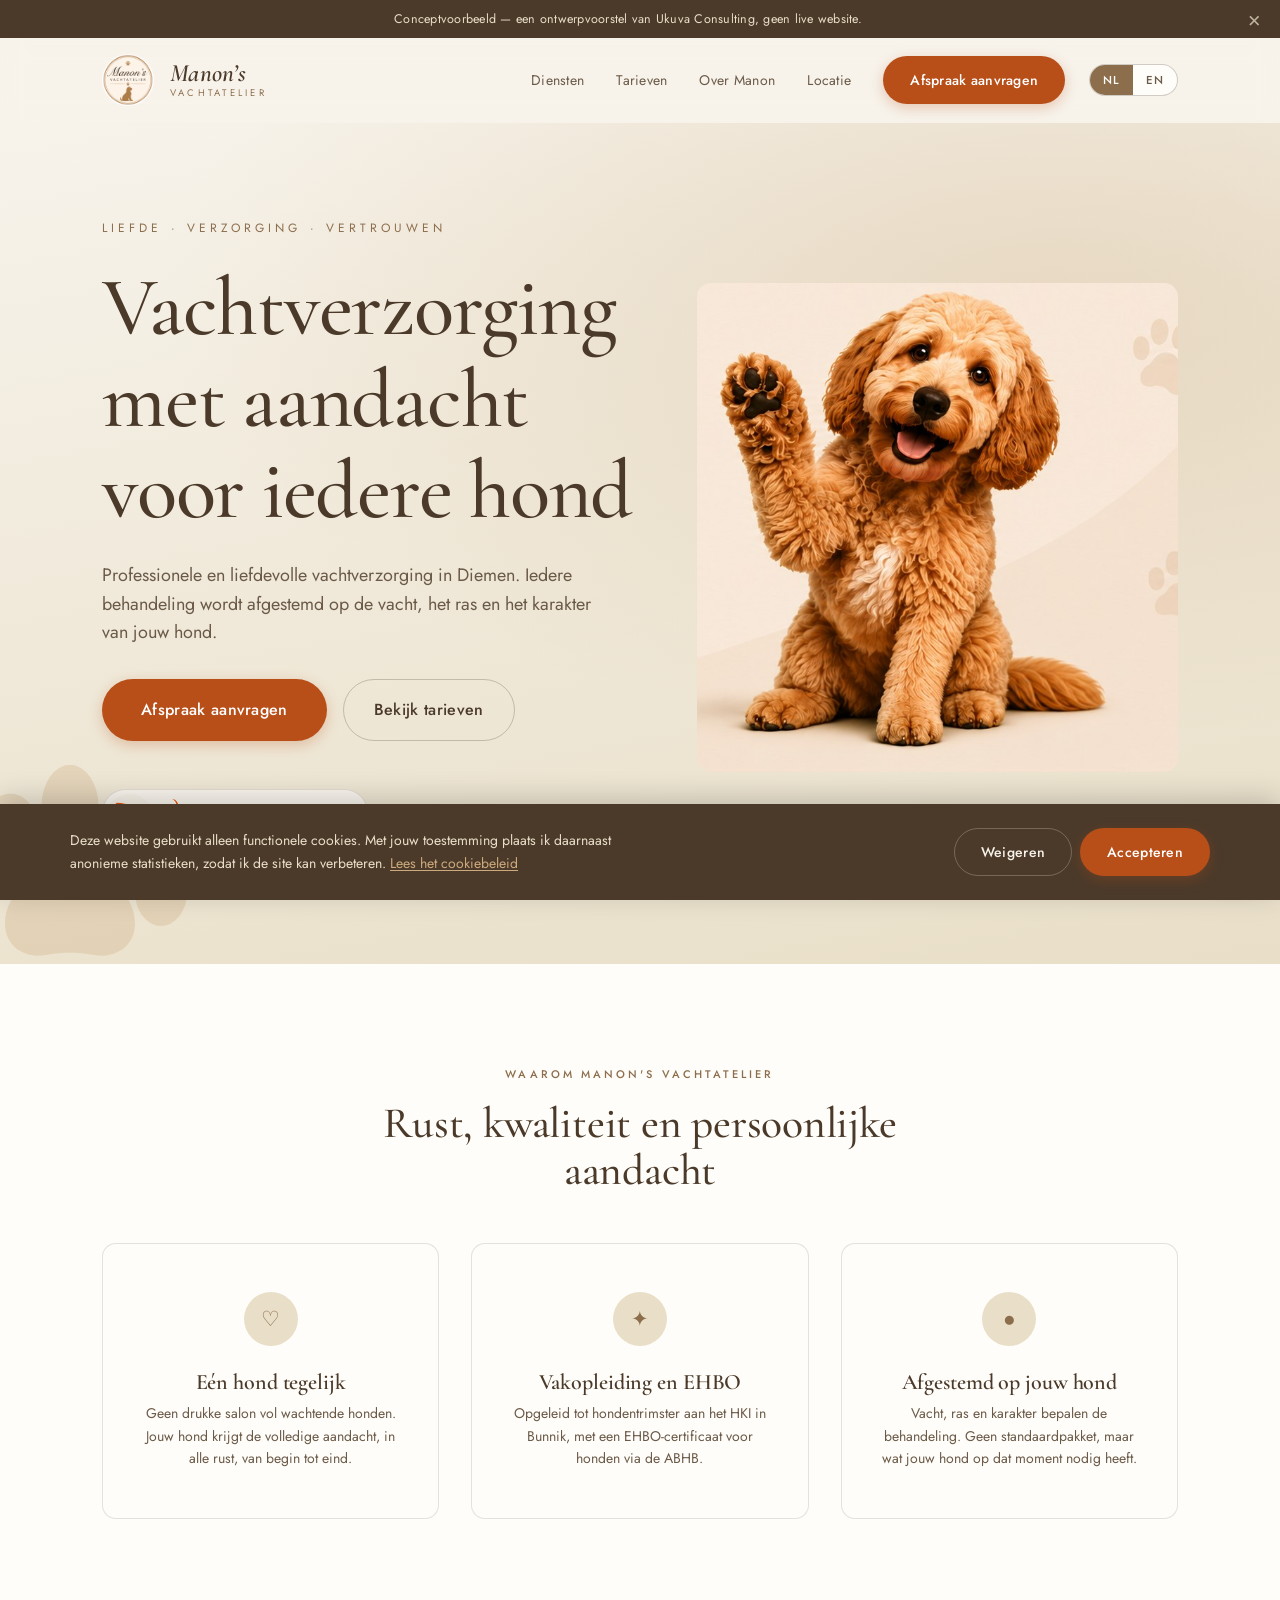
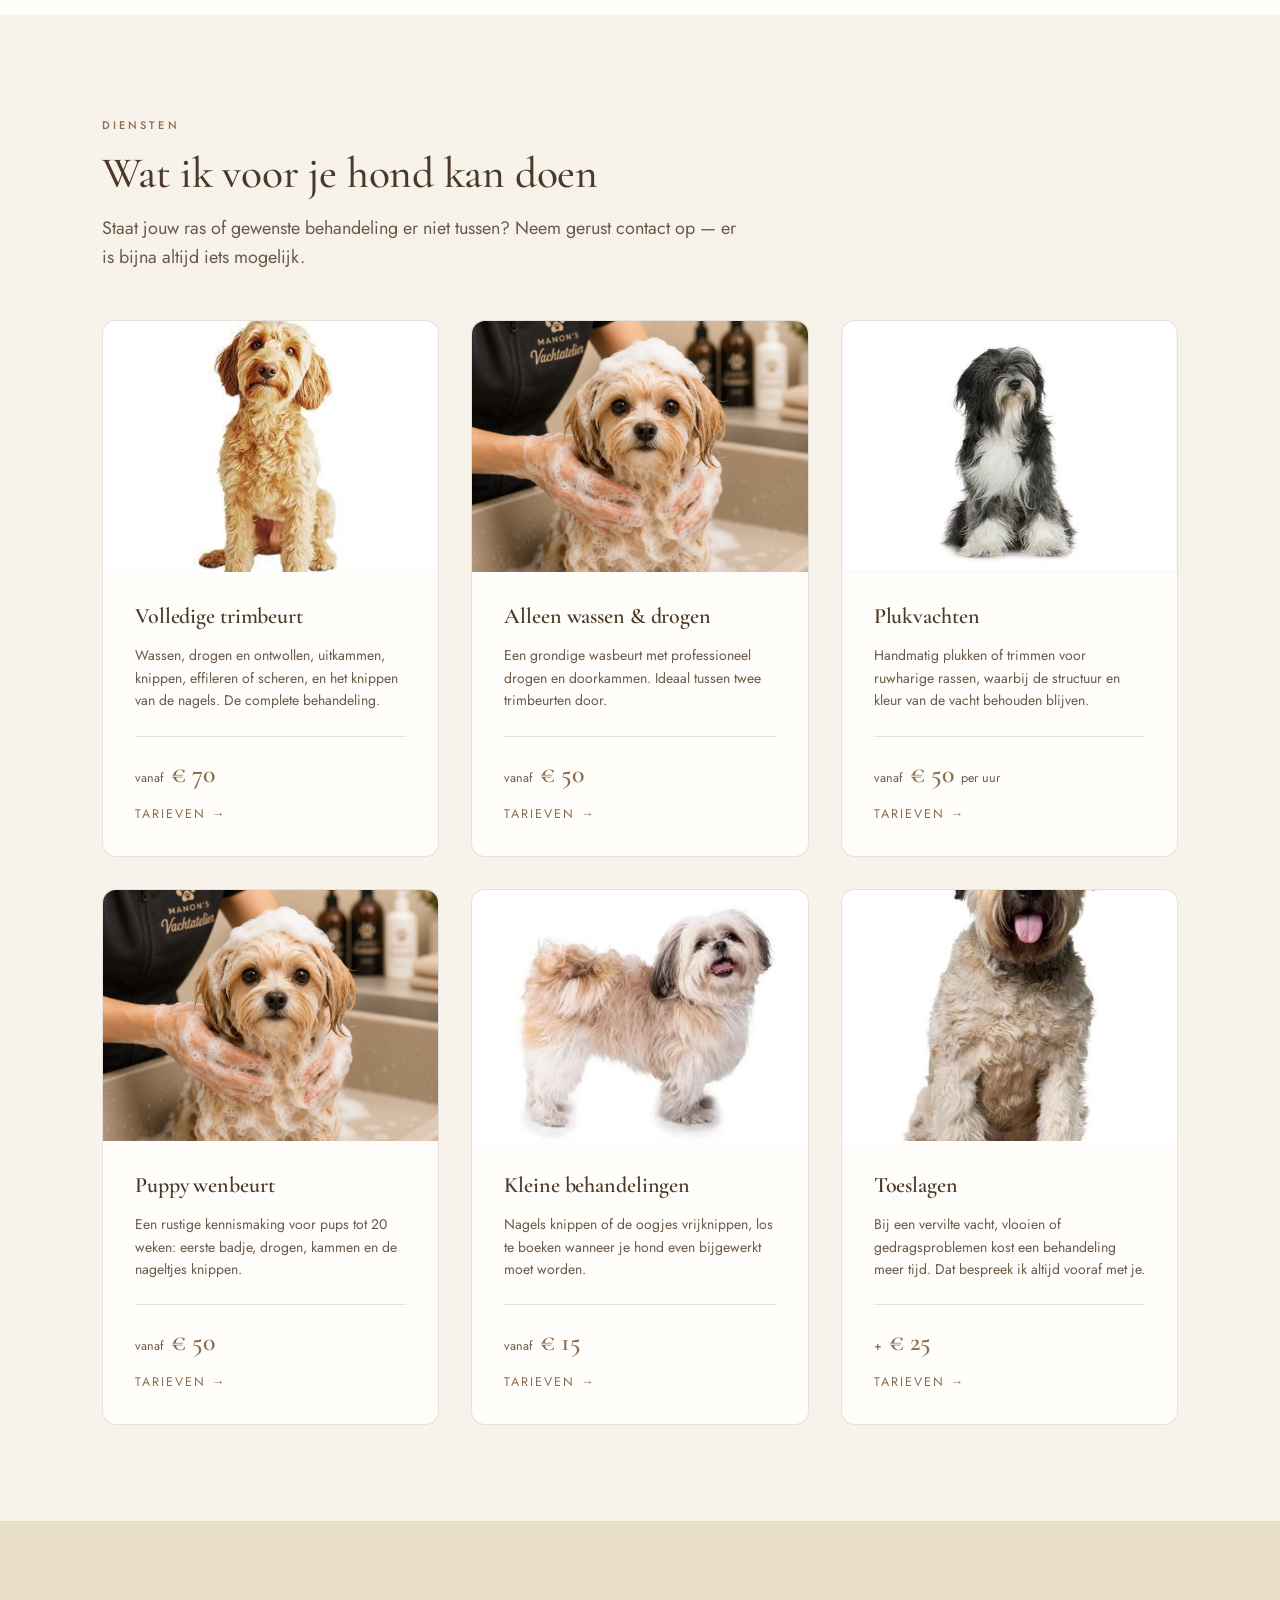
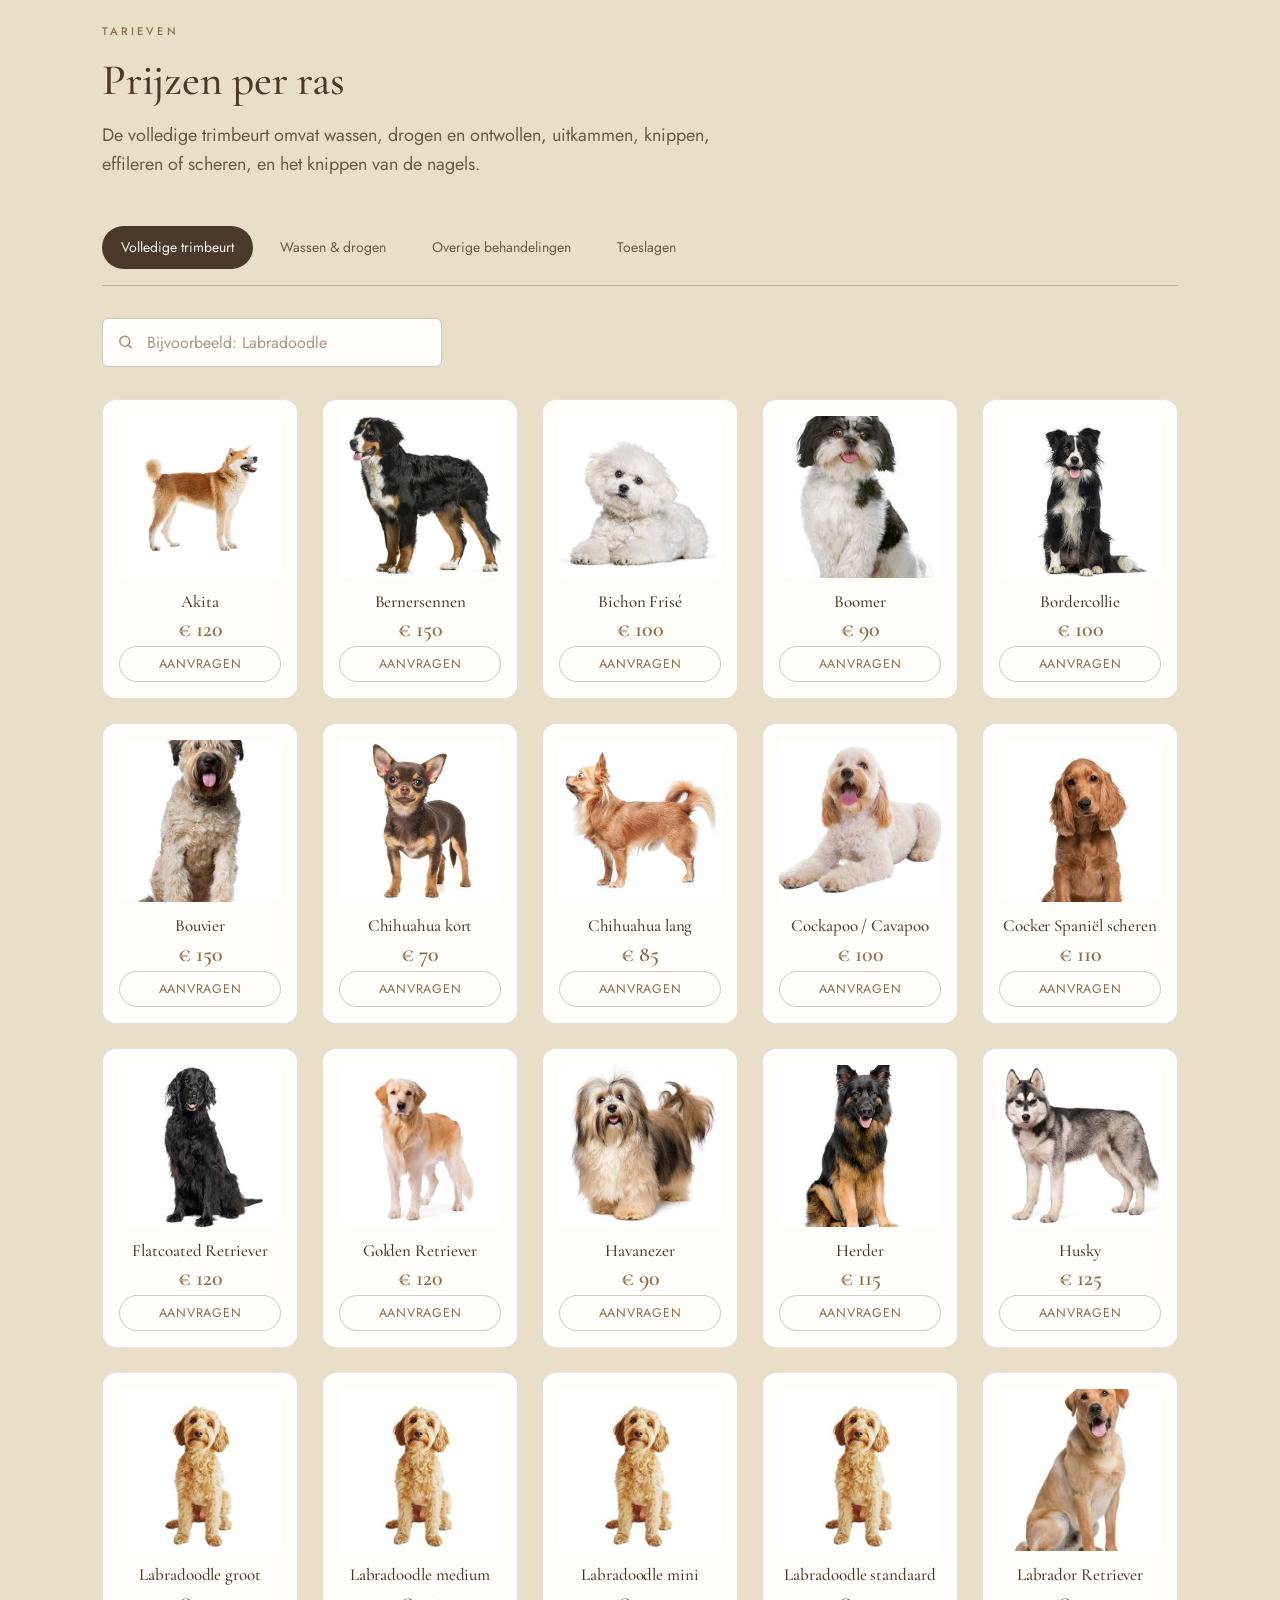
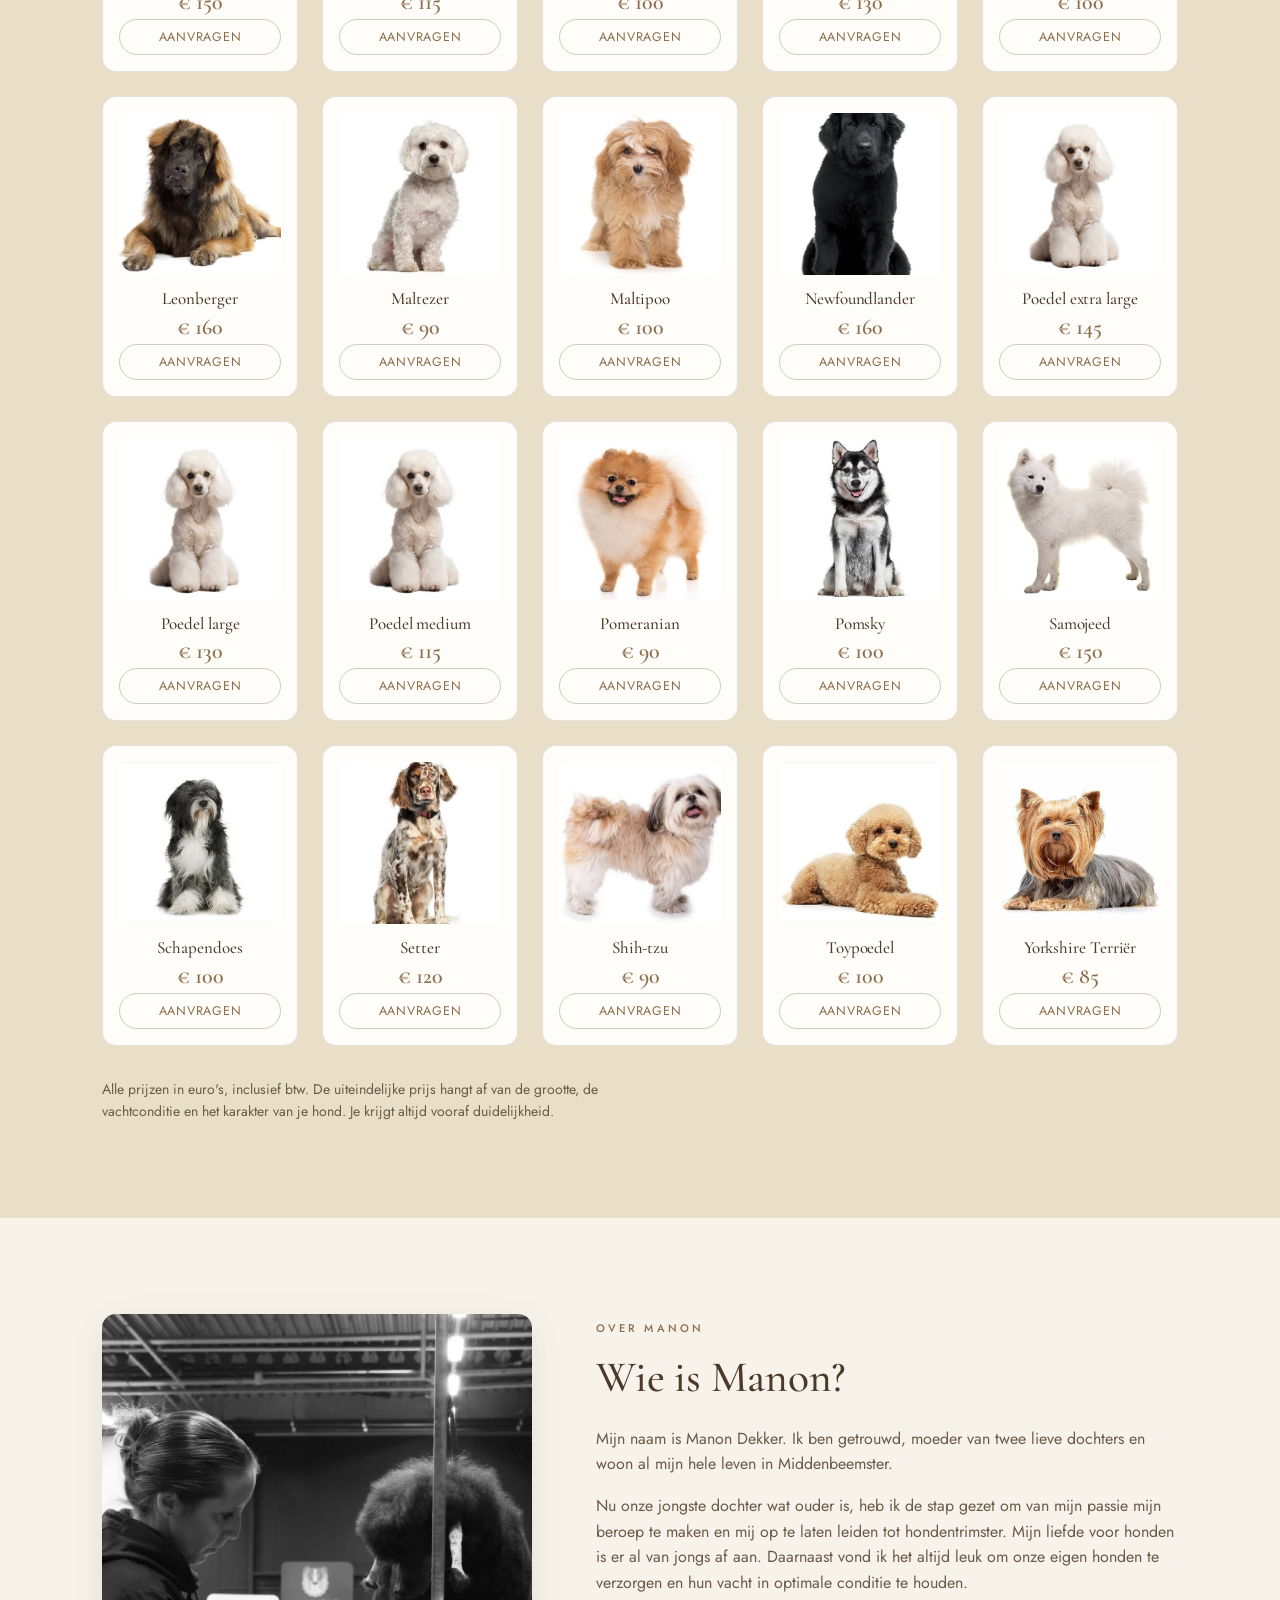
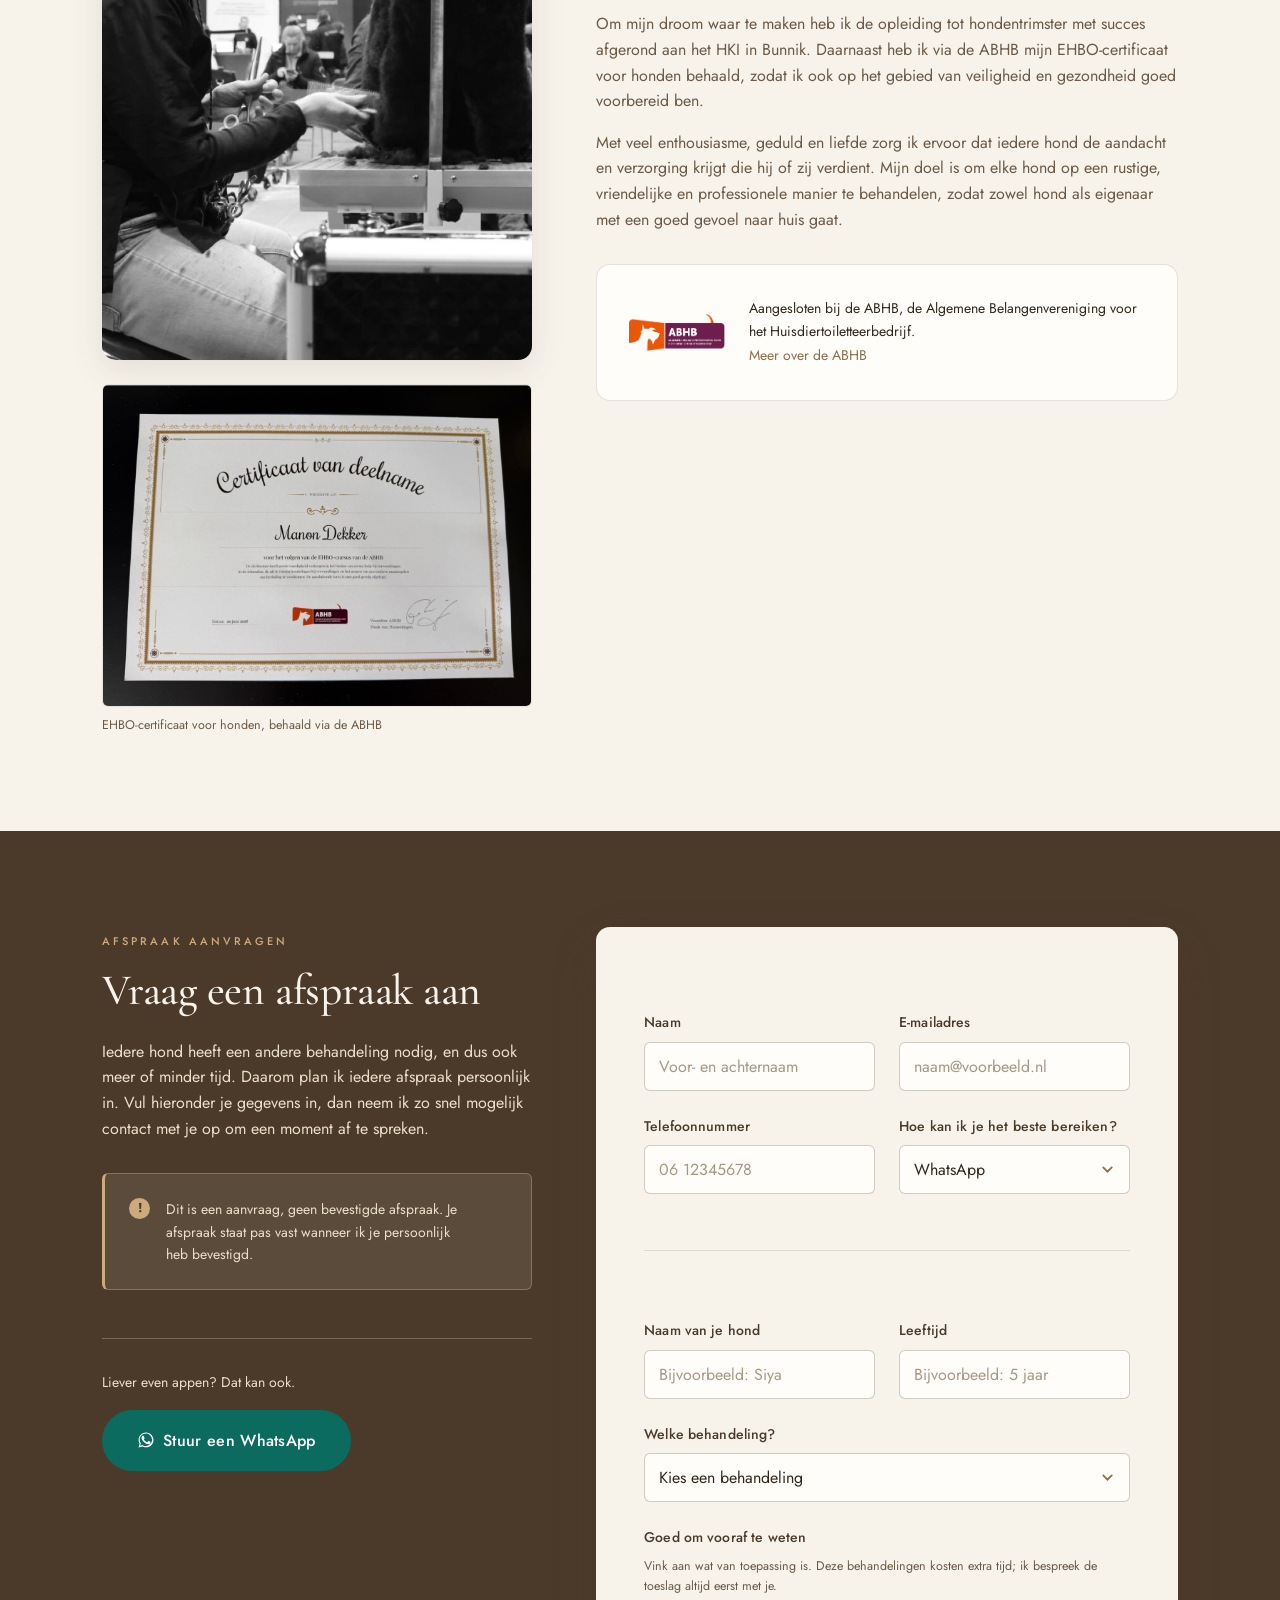
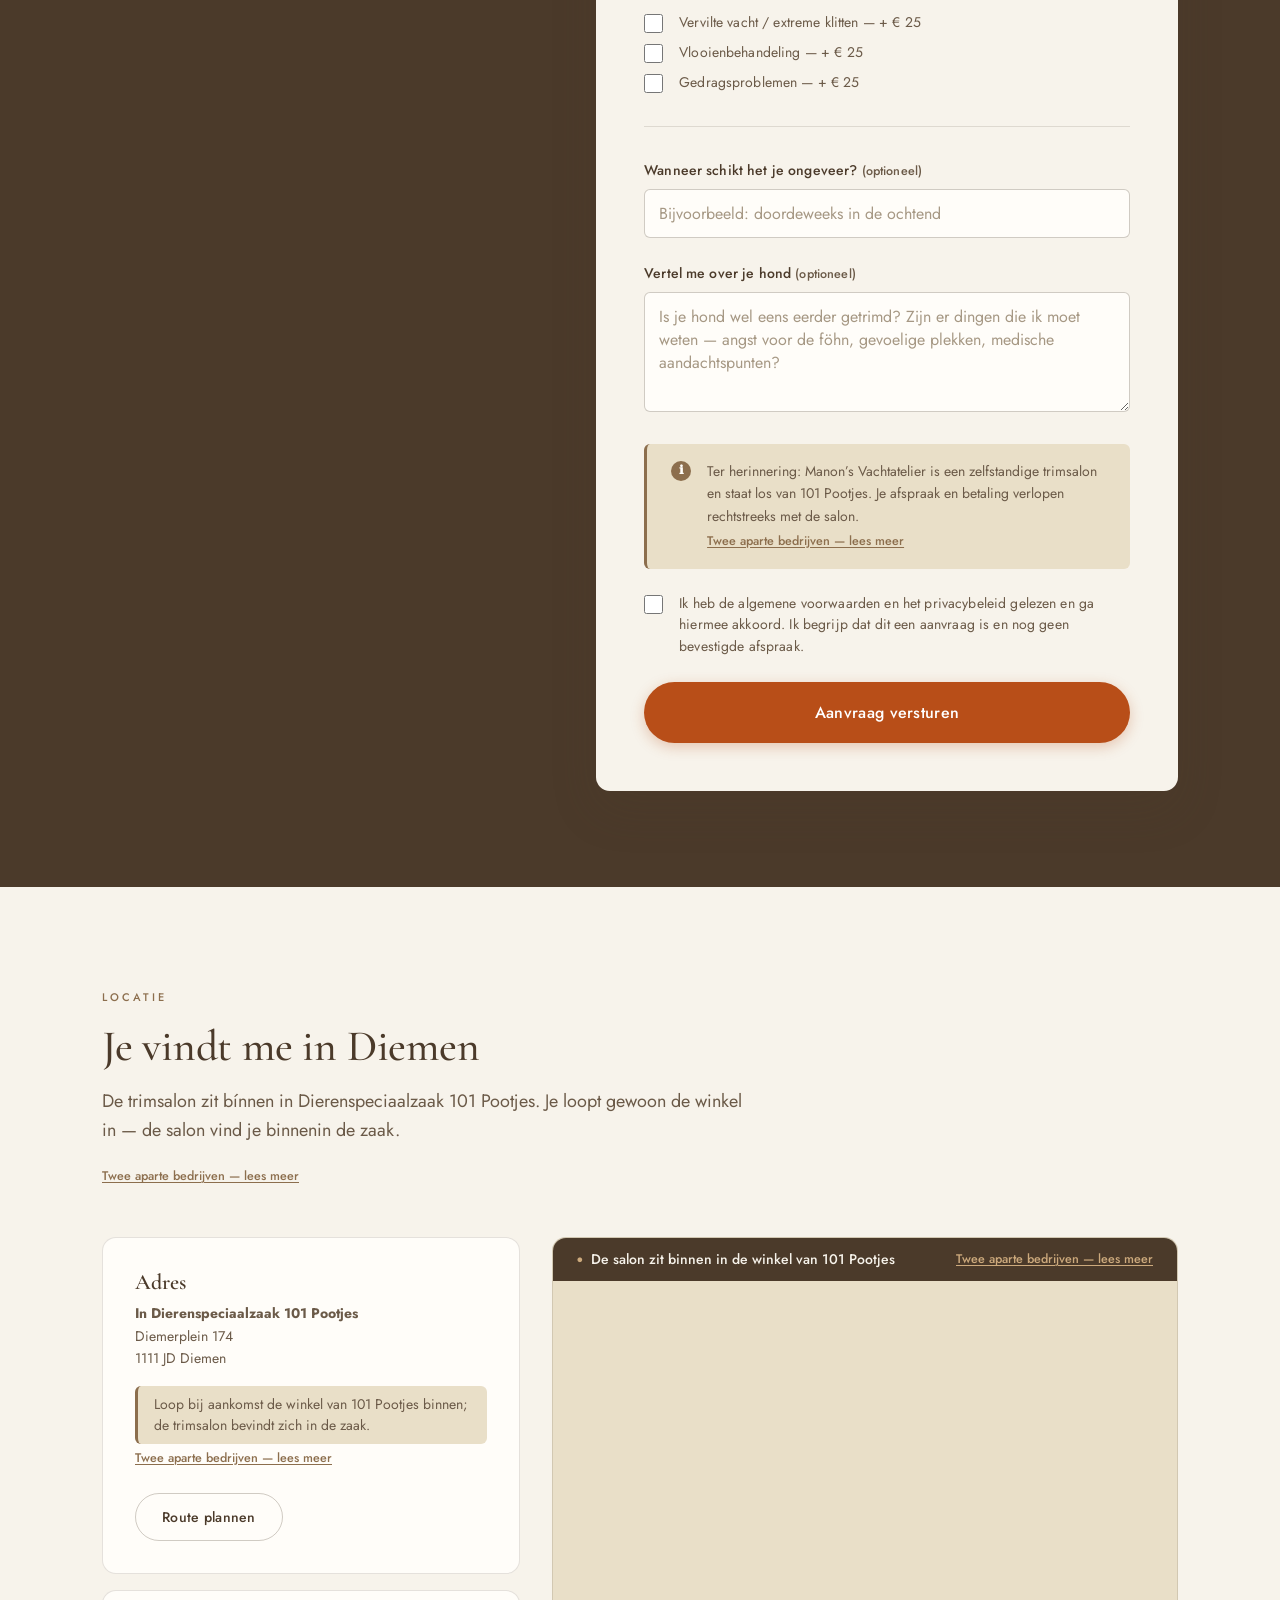
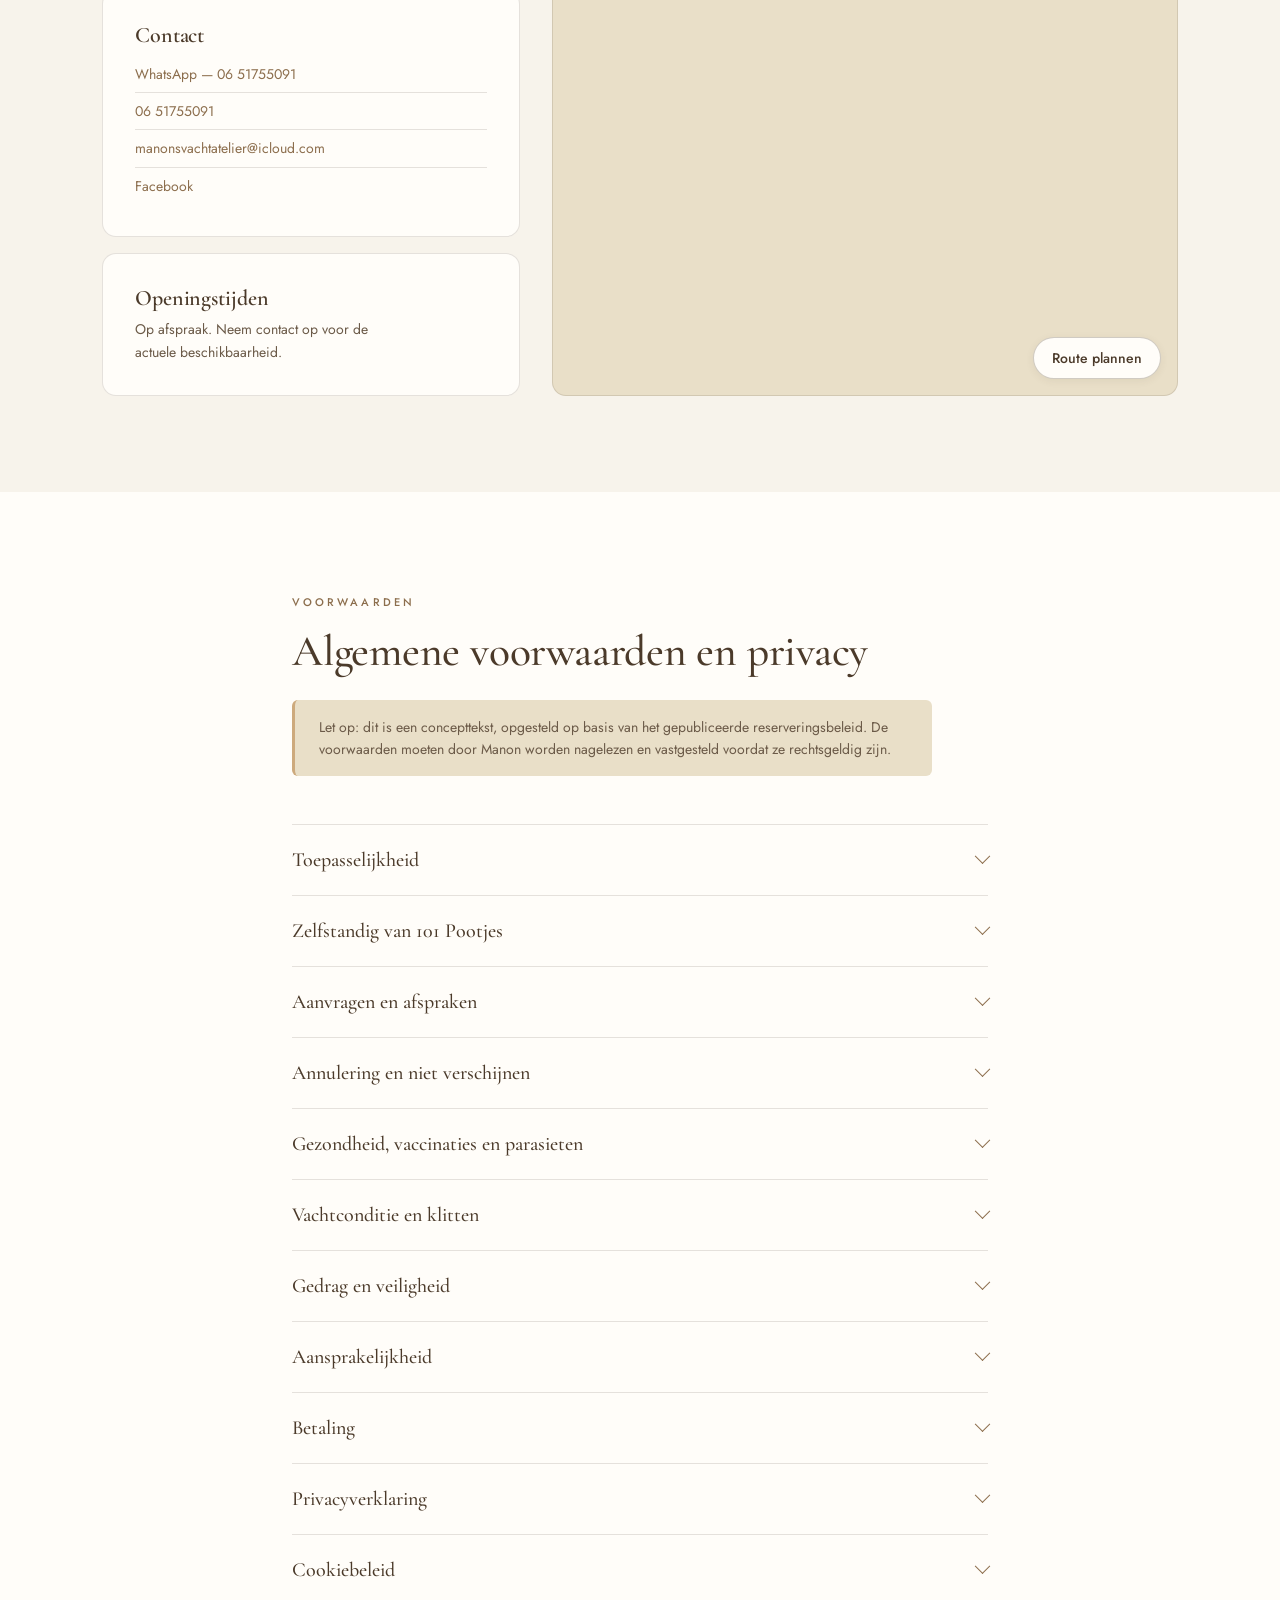
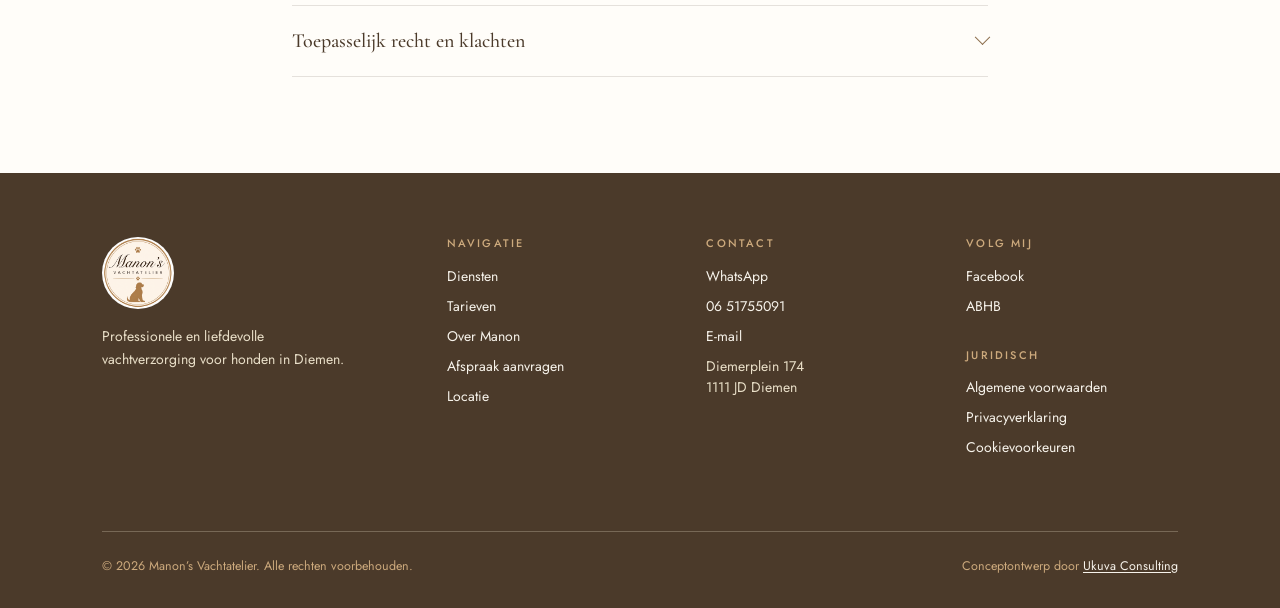
<file: index.html>
<!DOCTYPE html>
<html lang="nl">
<head>
  <meta charset="UTF-8">
  <meta name="viewport" content="width=device-width, initial-scale=1.0">

  <!-- Concept preview: kept out of search results so it never competes with
       manonsvachtatelier.nl. Remove this tag and the Disallow in robots.txt
       if this ever goes live with Manon's agreement. -->
  <meta name="robots" content="noindex, nofollow">

  <!-- Google tag (gtag.js) with Consent Mode v2. Analytics storage defaults to
       denied; the cookie banner (js/main.js) flips it to granted on Accept.
       No GA property exists for this site yet — create one, drop the ID in
       below and uncomment. main.js is safe while gtag is absent.
  <script async src="https://www.googletagmanager.com/gtag/js?id=G-XXXXXXXXXX"></script>
  <script>
    window.dataLayer = window.dataLayer || [];
    function gtag(){dataLayer.push(arguments);}
    gtag('consent', 'default', { ad_storage: 'denied', ad_user_data: 'denied', ad_personalization: 'denied', analytics_storage: 'denied', wait_for_update: 500 });
    gtag('js', new Date());
    gtag('config', 'G-XXXXXXXXXX');
  </script>
  -->

  <title>Manon's Vachtatelier | Hondentrimsalon in Diemen</title>
  <meta name="description" content="Professionele en liefdevolle vachtverzorging voor honden in Diemen. Volledige trimbeurt, wassen en drogen, plukvachten en puppy wenbeurten. Aangesloten bij de ABHB.">
  <link rel="canonical" href="https://manon.ukuva.com/">

  <meta property="og:type" content="website">
  <meta property="og:site_name" content="Manon's Vachtatelier">
  <meta property="og:locale" content="nl_NL">
  <meta property="og:locale:alternate" content="en_GB">
  <meta property="og:url" content="https://manon.ukuva.com/">
  <meta property="og:title" content="Manon's Vachtatelier | Hondentrimsalon in Diemen">
  <meta property="og:description" content="Professionele en liefdevolle vachtverzorging voor honden in Diemen. Iedere behandeling afgestemd op de vacht, het ras en het karakter van jouw hond.">
  <meta property="og:image" content="https://manon.ukuva.com/images/banner.jpg">
  <meta property="og:image:alt" content="Manon's Vachtatelier — logo met een zwaaiende labradoodle">

  <meta name="twitter:card" content="summary_large_image">
  <meta name="twitter:title" content="Manon's Vachtatelier | Hondentrimsalon in Diemen">
  <meta name="twitter:description" content="Professionele en liefdevolle vachtverzorging voor honden in Diemen.">
  <meta name="twitter:image" content="https://manon.ukuva.com/images/banner.jpg">

  <meta name="theme-color" content="#4B3A2A">
  <link rel="icon" href="images/logo.png" type="image/png">
  <link rel="apple-touch-icon" href="images/logo.png">

  <link rel="preconnect" href="https://fonts.googleapis.com">
  <link rel="preconnect" href="https://fonts.gstatic.com" crossorigin>
  <link rel="stylesheet" href="css/design-system.css?v=202607202325">
  <link rel="stylesheet" href="css/site.css?v=202607202325">
</head>
<body>

<!-- ============================================================
     Concept ribbon — this site is a design proposal, not a live
     business site. Delete this block if it ever goes live.
     ============================================================ -->
<div id="demo-ribbon" class="demo-ribbon" role="note">
  <span data-i18n="demo.text">Conceptvoorbeeld — een ontwerpvoorstel van Ukuva Consulting, geen live website.</span>
  <button id="demo-close" class="demo-close" type="button" aria-label="Sluiten" data-i18n-aria="demo.close">&times;</button>
</div>

<a href="#main" class="skip-link">Naar de inhoud</a>

<!-- ============================================================
     Header
     ============================================================ -->
<header class="site-header" id="site-header">
  <div class="nav">
    <a href="#top" class="brand" aria-label="Manon's Vachtatelier">
      <img src="images/logo.png" alt="" class="brand-mark" width="52" height="52">
      <span class="brand-text">
        <span class="brand-name">Manon&rsquo;s</span>
        <span class="brand-sub">Vachtatelier</span>
      </span>
    </a>

    <nav class="nav-main" aria-label="Hoofdnavigatie">
      <ul class="nav-links" id="nav-links">
        <li><a href="#diensten"    data-i18n="nav.services">Diensten</a></li>
        <li><a href="#tarieven"    data-i18n="nav.prices">Tarieven</a></li>
        <li><a href="#over"        data-i18n="nav.about">Over Manon</a></li>
        <li><a href="#locatie"     data-i18n="nav.location">Locatie</a></li>
        <li class="nav-cta"><a href="#boeken" class="btn btn-primary btn-sm" data-i18n="nav.book">Afspraak aanvragen</a></li>
      </ul>
    </nav>

    <div class="nav-tools">
      <div class="lang-switch" role="group" aria-label="Taal / Language">
        <button type="button" class="lang-btn is-active" data-lang-set="nl" aria-pressed="true">NL</button>
        <button type="button" class="lang-btn" data-lang-set="en" aria-pressed="false">EN</button>
      </div>
      <button class="hamburger" id="hamburger" type="button" aria-label="Menu" aria-expanded="false" aria-controls="nav-links">
        <span></span><span></span><span></span>
      </button>
    </div>
  </div>
</header>

<main id="main">
<span id="top"></span>

<!-- ============================================================
     Hero
     ============================================================ -->
<section class="hero">
  <div class="container hero-grid">
    <div class="hero-copy">
      <p class="hero-tagline" data-i18n="hero.tagline">Liefde &middot; Verzorging &middot; Vertrouwen</p>
      <h1 data-i18n="hero.title">Vachtverzorging met aandacht voor iedere hond</h1>
      <p class="hero-lead text-lg" data-i18n="hero.lead">Professionele en liefdevolle vachtverzorging in Diemen. Iedere behandeling wordt afgestemd op de vacht, het ras en het karakter van jouw hond.</p>
      <div class="row mt-5">
        <a href="#boeken" class="btn btn-primary" data-i18n="hero.cta">Afspraak aanvragen</a>
        <a href="#tarieven" class="btn btn-outline" data-i18n="hero.cta2">Bekijk tarieven</a>
      </div>
      <a class="hero-abhb" href="https://abhb.nl/" target="_blank" rel="noopener noreferrer">
        <img src="images/abhb-logo.webp" alt="ABHB" width="96" height="36" loading="lazy">
        <span data-i18n="hero.badge">Aangesloten bij de ABHB</span>
      </a>
    </div>
    <div class="hero-visual">
      <img src="images/hero-dog.jpg" alt="Een vrolijke labradoodle die zwaait met zijn poot" width="684" height="696" fetchpriority="high">
    </div>
  </div>
</section>

<!-- ============================================================
     Values
     ============================================================ -->
<section class="section section-alt">
  <div class="container">
    <div class="section-head center">
      <span class="eyebrow" data-i18n="values.eyebrow">Waarom Manon&rsquo;s Vachtatelier</span>
      <h2 data-i18n="values.title">Rust, kwaliteit en persoonlijke aandacht</h2>
    </div>
    <div class="grid-3">
      <article class="card value-card">
        <span class="value-icon" aria-hidden="true">&#9825;</span>
        <h3 class="card-title" data-i18n="values.1.t">E&eacute;n hond tegelijk</h3>
        <p class="card-body" data-i18n="values.1.b">Geen drukke salon vol wachtende honden. Jouw hond krijgt de volledige aandacht, in alle rust, van begin tot eind.</p>
      </article>
      <article class="card value-card">
        <span class="value-icon" aria-hidden="true">&#10022;</span>
        <h3 class="card-title" data-i18n="values.2.t">Vakopleiding en EHBO</h3>
        <p class="card-body" data-i18n="values.2.b">Opgeleid tot hondentrimster aan het HKI in Bunnik, met een EHBO-certificaat voor honden via de ABHB.</p>
      </article>
      <article class="card value-card">
        <span class="value-icon" aria-hidden="true">&#9679;</span>
        <h3 class="card-title" data-i18n="values.3.t">Afgestemd op jouw hond</h3>
        <p class="card-body" data-i18n="values.3.b">Vacht, ras en karakter bepalen de behandeling. Geen standaardpakket, maar wat jouw hond op dat moment nodig heeft.</p>
      </article>
    </div>
  </div>
</section>

<!-- ============================================================
     Services
     ============================================================ -->
<section class="section" id="diensten">
  <div class="container">
    <div class="section-head">
      <span class="eyebrow" data-i18n="svc.eyebrow">Diensten</span>
      <h2 data-i18n="svc.title">Wat ik voor je hond kan doen</h2>
      <p data-i18n="svc.lead">Staat jouw ras of gewenste behandeling er niet tussen? Neem gerust contact op &mdash; er is bijna altijd iets mogelijk.</p>
    </div>
    <div class="grid-3 svc-grid" id="svc-grid"><!-- rendered by js/main.js --></div>
  </div>
</section>

<!-- ============================================================
     Prices
     ============================================================ -->
<section class="section section-sand" id="tarieven">
  <div class="container">
    <div class="section-head">
      <span class="eyebrow" data-i18n="price.eyebrow">Tarieven</span>
      <h2 data-i18n="price.title">Prijzen per ras</h2>
      <p data-i18n="price.lead">De volledige trimbeurt omvat wassen, drogen en ontwollen, uitkammen, knippen, effileren of scheren, en het knippen van de nagels.</p>
    </div>

    <div class="price-tabs" role="tablist" aria-label="Tarieven">
      <button class="price-tab is-active" role="tab" aria-selected="true"  data-tab="trim" data-i18n="price.tab1">Volledige trimbeurt</button>
      <button class="price-tab"           role="tab" aria-selected="false" data-tab="wash" data-i18n="price.tab2">Wassen &amp; drogen</button>
      <button class="price-tab"           role="tab" aria-selected="false" data-tab="other" data-i18n="price.tab3">Overige behandelingen</button>
      <button class="price-tab"           role="tab" aria-selected="false" data-tab="sur"  data-i18n="price.tab4">Toeslagen</button>
    </div>

    <!-- Full groom -->
    <div class="price-panel is-active" data-panel="trim">
      <div class="price-search">
        <label class="visually-hidden" for="breed-search" data-i18n="price.search">Zoek op ras</label>
        <input class="input" type="search" id="breed-search" placeholder="Bijvoorbeeld: Labradoodle" data-i18n-ph="price.searchPh" autocomplete="off">
      </div>
      <div class="breed-grid" id="breed-grid"><!-- rendered by js/main.js --></div>
      <p class="no-result" id="no-result" hidden data-i18n="price.noResult">Geen ras gevonden. Neem gerust contact op &mdash; ik help je graag verder.</p>
    </div>

    <!-- Wash & dry -->
    <div class="price-panel" data-panel="wash" hidden>
      <p class="panel-note" data-i18n="price.washNote">Een wasbeurt zonder knippen, met professioneel drogen en doorkammen.</p>
      <div class="breed-grid" id="wash-grid"><!-- rendered by js/main.js --></div>
    </div>

    <!-- Other treatments -->
    <div class="price-panel" data-panel="other" hidden>
      <div class="rate-card card" id="other-list"><!-- rendered by js/main.js --></div>
    </div>

    <!-- Surcharges -->
    <div class="price-panel" data-panel="sur" hidden>
      <p class="panel-note" data-i18n="price.surNote">Toeslagen gelden bovenop het tarief van de behandeling. Ik beoordeel dit altijd samen met je bij aankomst en bespreek het vooraf.</p>
      <div class="rate-card card" id="sur-list"><!-- rendered by js/main.js --></div>
    </div>

    <p class="price-disclaimer text-sm text-soft mt-5" data-i18n="price.disclaim">Alle prijzen in euro&rsquo;s, inclusief btw. De uiteindelijke prijs hangt af van de grootte, de vachtconditie en het karakter van je hond. Je krijgt altijd vooraf duidelijkheid.</p>
  </div>
</section>

<!-- ============================================================
     About
     ============================================================ -->
<section class="section" id="over">
  <div class="container about-grid">
    <div class="about-media">
      <img src="images/manon-aan-het-werk.jpg" alt="Manon Dekker aan het werk, een zwarte poedel op de trimtafel" width="683" height="1024" loading="lazy" class="about-photo">
      <figure class="cert">
        <img src="images/certificaat.jpg" alt="" width="1437" height="1080" loading="lazy" data-i18n-alt="about.certAlt">
        <figcaption class="text-caption text-soft" data-i18n="about.certCap">EHBO-certificaat voor honden, behaald via de ABHB</figcaption>
      </figure>
    </div>

    <div class="about-copy">
      <span class="eyebrow" data-i18n="about.eyebrow">Over Manon</span>
      <h2 data-i18n="about.title">Wie is Manon?</h2>

      <div class="prose mt-4" data-lang="nl">
        <p>Mijn naam is Manon Dekker. Ik ben getrouwd, moeder van twee lieve dochters en woon al mijn hele leven in Middenbeemster.</p>
        <p>Nu onze jongste dochter wat ouder is, heb ik de stap gezet om van mijn passie mijn beroep te maken en mij op te laten leiden tot hondentrimster. Mijn liefde voor honden is er al van jongs af aan. Daarnaast vond ik het altijd leuk om onze eigen honden te verzorgen en hun vacht in optimale conditie te houden.</p>
        <p>Om mijn droom waar te maken heb ik de opleiding tot hondentrimster met succes afgerond aan het HKI in Bunnik. Daarnaast heb ik via de ABHB mijn EHBO-certificaat voor honden behaald, zodat ik ook op het gebied van veiligheid en gezondheid goed voorbereid ben.</p>
        <p>Met veel enthousiasme, geduld en liefde zorg ik ervoor dat iedere hond de aandacht en verzorging krijgt die hij of zij verdient. Mijn doel is om elke hond op een rustige, vriendelijke en professionele manier te behandelen, zodat zowel hond als eigenaar met een goed gevoel naar huis gaat.</p>
      </div>

      <div class="prose mt-4" data-lang="en" hidden>
        <p>My name is Manon Dekker. I am married, a mother of two lovely daughters, and I have lived in Middenbeemster my whole life.</p>
        <p>Now that our youngest daughter is a little older, I took the step of turning my passion into my profession and trained as a dog groomer. My love of dogs goes back as far as I can remember, and I always enjoyed caring for our own dogs and keeping their coats in the best condition.</p>
        <p>To make that dream real I completed the dog grooming qualification at HKI in Bunnik. I also earned my canine first-aid certificate through the ABHB, so that I am well prepared on safety and health as well.</p>
        <p>With a great deal of enthusiasm, patience and love, I make sure every dog gets the attention and care he or she deserves. My aim is to treat every dog calmly, kindly and professionally, so that dog and owner both go home feeling good.</p>
      </div>

      <div class="abhb-note card mt-5">
        <img src="images/abhb-logo.webp" alt="ABHB" width="120" height="45" loading="lazy">
        <div>
          <p class="text-sm" data-i18n="about.abhb">Aangesloten bij de ABHB, de Algemene Belangenvereniging voor het Huisdiertoiletteerbedrijf.</p>
          <a class="text-sm" href="https://abhb.nl/" target="_blank" rel="noopener noreferrer" data-i18n="about.abhbLink">Meer over de ABHB</a>
        </div>
      </div>
    </div>
  </div>
</section>

<!-- ============================================================
     Booking enquiry
     ============================================================ -->
<section class="section section-inverse" id="boeken">
  <div class="container book-grid">
    <div class="book-intro">
      <span class="eyebrow" data-i18n="book.eyebrow">Afspraak aanvragen</span>
      <h2 data-i18n="book.title">Vraag een afspraak aan</h2>
      <p class="mt-4" data-i18n="book.lead">Iedere hond heeft een andere behandeling nodig, en dus ook meer of minder tijd. Daarom plan ik iedere afspraak persoonlijk in. Vul hieronder je gegevens in, dan neem ik zo snel mogelijk contact met je op om een moment af te spreken.</p>

      <div class="notice mt-5">
        <span class="notice-icon" aria-hidden="true">!</span>
        <p class="text-sm" data-i18n="book.notice">Dit is een aanvraag, geen bevestigde afspraak. Je afspraak staat pas vast wanneer ik je persoonlijk heb bevestigd.</p>
      </div>

      <div class="book-alt mt-6">
        <p class="text-sm" data-i18n="book.orWhatsapp">Liever even appen? Dat kan ook.</p>
        <a class="btn btn-whatsapp mt-3" href="https://wa.me/31651755091" target="_blank" rel="noopener noreferrer">
          <svg viewBox="0 0 24 24" aria-hidden="true"><path d="M17.47 14.38c-.3-.15-1.75-.86-2.02-.96-.27-.1-.47-.15-.67.15-.2.3-.77.96-.94 1.16-.17.2-.35.22-.64.08-.3-.15-1.25-.46-2.38-1.47-.88-.78-1.47-1.75-1.64-2.05-.17-.3-.02-.46.13-.6.13-.13.3-.35.45-.52.15-.17.2-.3.3-.5.1-.2.05-.37-.02-.52-.08-.15-.67-1.6-.92-2.2-.24-.58-.49-.5-.67-.51h-.57c-.2 0-.52.07-.79.37-.27.3-1.04 1.01-1.04 2.47s1.06 2.87 1.21 3.07c.15.2 2.1 3.2 5.08 4.49.71.3 1.26.49 1.69.63.71.22 1.36.19 1.87.12.57-.09 1.75-.72 2-1.41.25-.69.25-1.28.17-1.41-.07-.13-.27-.2-.57-.35zM12.04 2C6.58 2 2.13 6.45 2.13 11.91c0 1.75.46 3.45 1.32 4.95L2 22l5.25-1.38c1.45.79 3.08 1.21 4.79 1.21h.01c5.46 0 9.91-4.45 9.91-9.91 0-2.65-1.03-5.14-2.9-7.01A9.82 9.82 0 0 0 12.04 2zm0 18.02h-.01c-1.52 0-3.02-.41-4.32-1.18l-.31-.18-3.21.84.86-3.13-.2-.32a8.21 8.21 0 0 1-1.26-4.38c0-4.54 3.7-8.23 8.25-8.23 2.2 0 4.27.86 5.83 2.42a8.19 8.19 0 0 1 2.41 5.82c0 4.54-3.7 8.24-8.24 8.24z"/></svg>
          <span data-i18n="book.whatsappBtn">Stuur een WhatsApp</span>
        </a>
      </div>
    </div>

    <div class="form-card">
      <form id="booking-form" novalidate>
        <!-- Spam honeypot: hidden from people, bots fill it in. Checked in
             js/main.js because FormSubmit's AJAX endpoint ignores _honey. -->
        <div class="visually-hidden" aria-hidden="true">
          <label for="_honey">Laat dit veld leeg</label>
          <input type="text" name="_honey" id="_honey" tabindex="-1" autocomplete="off">
        </div>

        <h3 class="form-legend" data-i18n="book.yourDetails">Jouw gegevens</h3>

        <div class="grid-2 form-grid">
          <div class="field">
            <label for="f-name" data-i18n="book.name">Naam</label>
            <input class="input" type="text" id="f-name" name="name" required autocomplete="name" placeholder="Voor- en achternaam" data-i18n-ph="book.namePh">
          </div>
          <div class="field">
            <label for="f-email" data-i18n="book.email">E-mailadres</label>
            <input class="input" type="email" id="f-email" name="email" required autocomplete="email" placeholder="naam@voorbeeld.nl" data-i18n-ph="book.emailPh">
          </div>
          <div class="field">
            <label for="f-phone" data-i18n="book.phone">Telefoonnummer</label>
            <input class="input" type="tel" id="f-phone" name="phone" required autocomplete="tel" placeholder="06 12345678" data-i18n-ph="book.phonePh">
          </div>
          <div class="field">
            <label for="f-pref" data-i18n="book.contactPref">Hoe kan ik je het beste bereiken?</label>
            <select class="select" id="f-pref" name="pref">
              <option value="whatsapp" data-i18n="book.prefWhatsapp">WhatsApp</option>
              <option value="phone"    data-i18n="book.prefPhone">Telefonisch</option>
              <option value="email"    data-i18n="book.prefEmail">E-mail</option>
            </select>
          </div>
        </div>

        <hr class="divider">
        <h3 class="form-legend" data-i18n="book.dogDetails">Over je hond</h3>

        <div class="grid-2 form-grid">
          <div class="field">
            <label for="f-dog" data-i18n="book.dogName">Naam van je hond</label>
            <input class="input" type="text" id="f-dog" name="dog" required placeholder="Bijvoorbeeld: Siya" data-i18n-ph="book.dogNamePh">
          </div>
          <div class="field">
            <label for="f-age" data-i18n="book.dogAge">Leeftijd</label>
            <input class="input" type="text" id="f-age" name="age" placeholder="Bijvoorbeeld: 5 jaar" data-i18n-ph="book.dogAgePh">
          </div>
        </div>

        <div class="field">
          <label for="f-service" data-i18n="book.service">Welke behandeling?</label>
          <select class="select" id="f-service" name="service" required>
            <option value="" data-i18n="book.servicePh">Kies een behandeling</option>
          </select>
        </div>

        <!-- Shown only for the full-groom service -->
        <div class="field" id="field-breed" hidden>
          <label for="f-breed" data-i18n="book.breed">Ras van je hond</label>
          <select class="select" id="f-breed" name="breed">
            <option value="" data-i18n="book.breedPh">Kies een ras</option>
          </select>
          <p class="field-hint" id="breed-other-hint" hidden data-i18n-html="book.breedOtherHint"></p>
        </div>

        <!-- Shown only for the wash & dry service -->
        <div class="field" id="field-size" hidden>
          <label for="f-size" data-i18n="book.size">Grootte van je hond</label>
          <select class="select" id="f-size" name="size">
            <option value="" data-i18n="book.sizePh">Kies een grootte</option>
          </select>
        </div>

        <!-- Shown only for the standalone small treatments -->
        <div class="field" id="field-small" hidden>
          <label for="f-small" data-i18n="book.small">Welke kleine behandeling?</label>
          <select class="select" id="f-small" name="small">
            <option value="" data-i18n="book.smallPh">Kies een behandeling</option>
          </select>
        </div>

        <div class="field">
          <span class="field-label" data-i18n="book.surcharge">Goed om vooraf te weten</span>
          <p class="field-hint mb-0" data-i18n="book.surchargeHint">Vink aan wat van toepassing is. Deze behandelingen kosten extra tijd; ik bespreek de toeslag altijd eerst met je.</p>
          <div class="check-list mt-3" id="sur-check-list"><!-- rendered by js/main.js --></div>
        </div>

        <!-- Live estimate -->
        <div class="estimate" id="estimate" hidden>
          <div>
            <span class="estimate-label" data-i18n="book.estimate">Indicatie</span>
            <p class="estimate-note text-caption" data-i18n="book.estimateNote">Richtprijs op basis van je keuze. De uiteindelijke prijs bespreek ik met je.</p>
          </div>
          <span class="estimate-value" id="estimate-value">&euro; 0</span>
        </div>

        <hr class="divider">

        <div class="field">
          <label for="f-when">
            <span data-i18n="book.when">Wanneer schikt het je ongeveer?</span>
            <span class="text-caption text-soft">(<span data-i18n="book.optional">optioneel</span>)</span>
          </label>
          <input class="input" type="text" id="f-when" name="when" placeholder="Bijvoorbeeld: doordeweeks in de ochtend" data-i18n-ph="book.whenPh">
        </div>

        <div class="field">
          <label for="f-message">
            <span data-i18n="book.message">Vertel me over je hond</span>
            <span class="text-caption text-soft">(<span data-i18n="book.optional">optioneel</span>)</span>
          </label>
          <textarea class="textarea" id="f-message" name="message" placeholder="Is je hond wel eens eerder getrimd? Zijn er dingen die ik moet weten — angst voor de föhn, gevoelige plekken, medische aandachtspunten?" data-i18n-ph="book.messagePh"></textarea>
        </div>

        <div class="reminder" role="note">
          <span class="reminder-icon" aria-hidden="true">&#8505;</span>
          <div>
            <p class="text-sm mb-0" data-i18n="book.independent">Ter herinnering: Manon&rsquo;s Vachtatelier is een zelfstandige trimsalon en staat los van 101 Pootjes. Je afspraak en betaling verlopen rechtstreeks met de salon.</p>
            <p class="mt-2 mb-0"><a class="sep-link" href="#voorwaarden" data-open-tcs="zelfstandig" data-i18n="loc.separate">Twee aparte bedrijven &mdash; lees meer</a></p>
          </div>
        </div>

        <div class="field checkbox-row">
          <input type="checkbox" id="f-terms" name="terms" required>
          <label for="f-terms" data-i18n="book.terms">Ik heb de algemene voorwaarden en het privacybeleid gelezen en ga hiermee akkoord. Ik begrijp dat dit een aanvraag is en nog geen bevestigde afspraak.</label>
        </div>

        <button type="submit" class="btn btn-primary btn-block form-submit" data-i18n="book.submit">Aanvraag versturen</button>

        <div class="form-note form-note-ok mt-4" id="msg-success" hidden data-i18n="book.ok">Bedankt voor je aanvraag. Ik heb hem goed ontvangen en neem zo snel mogelijk contact met je op om een afspraak in te plannen.</div>
        <div class="form-note form-note-err mt-4" id="msg-error" hidden data-i18n="book.err">Het versturen is helaas niet gelukt. Probeer het opnieuw, of neem direct contact op via WhatsApp of e-mail.</div>
      </form>
    </div>
  </div>
</section>

<!-- ============================================================
     Location
     ============================================================ -->
<section class="section" id="locatie">
  <div class="container">
    <div class="section-head">
      <span class="eyebrow" data-i18n="loc.eyebrow">Locatie</span>
      <h2 data-i18n="loc.title">Je vindt me in Diemen</h2>
      <p data-i18n="loc.inside">De trimsalon zit b&iacute;nnen in Dierenspeciaalzaak 101 Pootjes. Je loopt gewoon de winkel in &mdash; de salon vind je binnenin de zaak.</p>
      <p class="mt-3"><a class="sep-link" href="#voorwaarden" data-open-tcs="zelfstandig" data-i18n="loc.separate">Twee aparte bedrijven &mdash; lees meer</a></p>
    </div>

    <div class="loc-grid">
      <div class="loc-info stack">
        <div class="card">
          <h3 class="card-title" data-i18n="loc.address">Adres</h3>
          <p class="card-body">
            <strong>In Dierenspeciaalzaak 101 Pootjes</strong><br>
            Diemerplein 174<br>
            1111 JD Diemen
          </p>
          <p class="arrive-note" data-i18n="loc.arrive">Loop bij aankomst de winkel van 101 Pootjes binnen; de trimsalon bevindt zich in de zaak.</p>
          <p class="mt-2 mb-0"><a class="sep-link" href="#voorwaarden" data-open-tcs="zelfstandig" data-i18n="loc.separate">Twee aparte bedrijven &mdash; lees meer</a></p>
          <a class="btn btn-outline btn-sm mt-4" href="https://www.google.com/maps/search/?api=1&amp;query=Diemerplein+174,+1111+JD+Diemen" target="_blank" rel="noopener noreferrer" data-i18n="loc.route">Route plannen</a>
        </div>

        <div class="card">
          <h3 class="card-title" data-i18n="loc.contact">Contact</h3>
          <ul class="contact-list card-body">
            <li><a href="https://wa.me/31651755091" target="_blank" rel="noopener noreferrer">WhatsApp &mdash; 06 51755091</a></li>
            <li><a href="tel:+31651755091">06 51755091</a></li>
            <li><a href="mailto:manonsvachtatelier@icloud.com">manonsvachtatelier@icloud.com</a></li>
            <li><a href="https://www.facebook.com/profile.php?id=61575480465702" target="_blank" rel="noopener noreferrer">Facebook</a></li>
          </ul>
        </div>

        <div class="card">
          <h3 class="card-title" data-i18n="loc.hours">Openingstijden</h3>
          <p class="card-body" data-i18n="loc.hoursNote">Op afspraak. Neem contact op voor de actuele beschikbaarheid.</p>
        </div>
      </div>

      <!-- OpenStreetMap rather than Google Maps. Google's embed sets cookies
           the moment it loads, which would mean either a consent gate in
           front of the map or setting them without asking. OSM sets none, so
           the map can simply show. -->
      <div class="map-holder">
        <p class="map-note">
          <span class="map-note-icon" aria-hidden="true">&#9679;</span>
          <span data-i18n="loc.mapNote">De salon zit binnen in de winkel van 101 Pootjes</span>
          <a class="sep-link sep-link-light" href="#voorwaarden" data-open-tcs="zelfstandig" data-i18n="loc.separate">Twee aparte bedrijven &mdash; lees meer</a>
        </p>
        <iframe
          class="map-frame"
          data-i18n-title="loc.mapAlt"
          title="Kaart met de locatie van Manon's Vachtatelier aan het Diemerplein 174 in Diemen"
          src="https://www.openstreetmap.org/export/embed.html?bbox=4.9523%2C52.3388%2C4.9723%2C52.3448&amp;layer=mapnik&amp;marker=52.3418299%2C4.9623145"
          loading="lazy"></iframe>
        <a class="map-link" href="https://www.google.com/maps/search/?api=1&amp;query=Diemerplein+174,+1111+JD+Diemen" target="_blank" rel="noopener noreferrer" data-i18n="loc.route">Route plannen</a>
      </div>
    </div>
  </div>
</section>

<!-- ============================================================
     Terms, privacy, cookies
     ============================================================ -->
<section class="section section-alt" id="voorwaarden">
  <div class="container-narrow">
    <div class="section-head">
      <span class="eyebrow" data-i18n="legal.eyebrow">Voorwaarden</span>
      <h2 data-i18n="legal.title">Algemene voorwaarden en privacy</h2>
      <p class="draft-flag" data-lang="nl">Let op: dit is een concepttekst, opgesteld op basis van het gepubliceerde reserveringsbeleid. De voorwaarden moeten door Manon worden nagelezen en vastgesteld voordat ze rechtsgeldig zijn.</p>
      <p class="draft-flag" data-lang="en" hidden>Note: this is a draft, written from the published booking policy. The terms need to be reviewed and adopted by Manon before they carry any legal weight.</p>
    </div>

    <div class="tcs" id="tcs"><!-- rendered by js/legal.js --></div>
  </div>
</section>

</main>

<!-- ============================================================
     Footer
     ============================================================ -->
<footer class="site-footer">
  <div class="container">
    <div class="footer-grid">
      <div class="footer-brand">
        <img src="images/logo.png" alt="Manon's Vachtatelier" width="72" height="72" loading="lazy">
        <p class="mt-3" data-i18n="foot.tagline">Professionele en liefdevolle vachtverzorging voor honden in Diemen.</p>
      </div>

      <div>
        <h4 class="footer-head" data-i18n="foot.nav">Navigatie</h4>
        <ul class="footer-list">
          <li><a href="#diensten" data-i18n="nav.services">Diensten</a></li>
          <li><a href="#tarieven" data-i18n="nav.prices">Tarieven</a></li>
          <li><a href="#over"     data-i18n="nav.about">Over Manon</a></li>
          <li><a href="#boeken"   data-i18n="nav.book">Afspraak aanvragen</a></li>
          <li><a href="#locatie"  data-i18n="nav.location">Locatie</a></li>
        </ul>
      </div>

      <div>
        <h4 class="footer-head" data-i18n="foot.contact">Contact</h4>
        <ul class="footer-list">
          <li><a href="https://wa.me/31651755091" target="_blank" rel="noopener noreferrer">WhatsApp</a></li>
          <li><a href="tel:+31651755091">06 51755091</a></li>
          <li><a href="mailto:manonsvachtatelier@icloud.com">E-mail</a></li>
          <li>Diemerplein 174<br>1111 JD Diemen</li>
        </ul>
      </div>

      <div>
        <h4 class="footer-head" data-i18n="foot.follow">Volg mij</h4>
        <ul class="footer-list">
          <li><a href="https://www.facebook.com/profile.php?id=61575480465702" target="_blank" rel="noopener noreferrer">Facebook</a></li>
          <li><a href="https://abhb.nl/" target="_blank" rel="noopener noreferrer">ABHB</a></li>
        </ul>
        <h4 class="footer-head mt-5" data-i18n="foot.legal">Juridisch</h4>
        <ul class="footer-list">
          <li><a href="#voorwaarden" data-i18n="legal.terms">Algemene voorwaarden</a></li>
          <li><a href="#voorwaarden" data-i18n="legal.privacy">Privacyverklaring</a></li>
          <li><button type="button" class="linkish" id="cookie-settings" data-i18n="foot.cookiePrefs">Cookievoorkeuren</button></li>
        </ul>
      </div>
    </div>

    <div class="footer-bottom">
      <p class="text-caption">&copy; <span id="year">2026</span> Manon&rsquo;s Vachtatelier. <span data-i18n="foot.rights">Alle rechten voorbehouden.</span></p>
      <p class="text-caption footer-credit" data-lang="nl">Conceptontwerp door <a href="https://ukuva.com" target="_blank" rel="noopener noreferrer">Ukuva Consulting</a></p>
      <p class="text-caption footer-credit" data-lang="en" hidden>Concept design by <a href="https://ukuva.com" target="_blank" rel="noopener noreferrer">Ukuva Consulting</a></p>
    </div>
  </div>
</footer>

<!-- Floating WhatsApp -->
<a class="wa-float" href="https://wa.me/31651755091" target="_blank" rel="noopener noreferrer" aria-label="WhatsApp">
  <svg viewBox="0 0 24 24" aria-hidden="true"><path d="M17.47 14.38c-.3-.15-1.75-.86-2.02-.96-.27-.1-.47-.15-.67.15-.2.3-.77.96-.94 1.16-.17.2-.35.22-.64.08-.3-.15-1.25-.46-2.38-1.47-.88-.78-1.47-1.75-1.64-2.05-.17-.3-.02-.46.13-.6.13-.13.3-.35.45-.52.15-.17.2-.3.3-.5.1-.2.05-.37-.02-.52-.08-.15-.67-1.6-.92-2.2-.24-.58-.49-.5-.67-.51h-.57c-.2 0-.52.07-.79.37-.27.3-1.04 1.01-1.04 2.47s1.06 2.87 1.21 3.07c.15.2 2.1 3.2 5.08 4.49.71.3 1.26.49 1.69.63.71.22 1.36.19 1.87.12.57-.09 1.75-.72 2-1.41.25-.69.25-1.28.17-1.41-.07-.13-.27-.2-.57-.35zM12.04 2C6.58 2 2.13 6.45 2.13 11.91c0 1.75.46 3.45 1.32 4.95L2 22l5.25-1.38c1.45.79 3.08 1.21 4.79 1.21h.01c5.46 0 9.91-4.45 9.91-9.91 0-2.65-1.03-5.14-2.9-7.01A9.82 9.82 0 0 0 12.04 2zm0 18.02h-.01c-1.52 0-3.02-.41-4.32-1.18l-.31-.18-3.21.84.86-3.13-.2-.32a8.21 8.21 0 0 1-1.26-4.38c0-4.54 3.7-8.23 8.25-8.23 2.2 0 4.27.86 5.83 2.42a8.19 8.19 0 0 1 2.41 5.82c0 4.54-3.7 8.24-8.24 8.24z"/></svg>
</a>

<!-- Cookie banner -->
<div id="cookie-banner" class="cookie-banner" role="dialog" aria-live="polite" aria-label="Cookies">
  <div class="cookie-inner">
    <p class="cookie-text text-sm">
      <span data-i18n="cookie.text">Deze website gebruikt alleen functionele cookies. Met jouw toestemming plaats ik daarnaast anonieme statistieken, zodat ik de site kan verbeteren.</span>
      <a href="#voorwaarden" data-i18n="cookie.more">Lees het cookiebeleid</a>
    </p>
    <div class="cookie-actions">
      <button id="cookie-decline" class="btn btn-outline btn-sm" type="button" data-i18n="cookie.decline">Weigeren</button>
      <button id="cookie-accept"  class="btn btn-primary btn-sm" type="button" data-i18n="cookie.accept">Accepteren</button>
    </div>
  </div>
</div>

<script src="js/data.js?v=202607202325"></script>
<script src="js/i18n.js?v=202607202325"></script>
<script src="js/legal.js?v=202607202325"></script>
<script src="js/main.js?v=202607202325"></script>
</body>
</html>
</file>
<file: css/design-system.css>
/* ============================================================
   Manon's Vachtatelier — Design System
   Derived from the logo and banner: warm browns, tan, sand,
   cream, with sage as the single cool accent.
   Cormorant Garamond (the wordmark's serif) + Jost (the
   wide-tracked sans of "VACHTATELIER").
   ============================================================ */

@import url('https://fonts.googleapis.com/css2?family=Cormorant+Garamond:ital,wght@0,400;0,500;0,600;0,700;1,400;1,500;1,600&family=Jost:ital,wght@0,300;0,400;0,500;0,600;0,700;1,400&display=swap');

:root {
  /* ---- Colour (client palette) ---- */
  --brown-dark: #4B3A2A;
  --brown:      #8C6E4D;
  --tan:        #CDAA7D;
  --sand:       #E9DFC8;
  --cream:      #F7F3EB;
  --sage:       #A3B18A;

  /* derived tones */
  --brown-deep:  #33271B;
  --tan-soft:    #DFC4A0;
  --sand-deep:   #DCCFB2;
  --sage-deep:   #7E8C68;
  --white:       #FFFDF9;

  /* ---- Pop accent ----
     Terracotta, picked up from the orange buttons on her current site. Warm
     enough to sit inside the brown/tan palette, saturated enough that a CTA
     reads as the one thing to click. Reserved for primary actions only —
     if it appears on more than one element per screen it stops popping.
     White on --pop is 5.07:1 and on --pop-deep 5.79:1; --pop as text on
     --cream is 4.58:1. All clear 4.5:1 — measured, not guessed. */
  --pop:      #B84E18;
  --pop-deep: #A94814;

  /* WhatsApp. Brand green #25D366 is too light to carry white text (1.98:1),
     and dark-on-bright reads muddy, so use the darker brand green. 6.4:1. */
  --wa:       #0B6B5F;
  --wa-deep:  #075E54;

  /* semantic aliases */
  --bg:             var(--cream);
  --bg-alt:         var(--white);
  --bg-sand:        var(--sand);
  --bg-inverse:     var(--brown-dark);
  --text:           var(--brown-deep);
  --text-soft:      #6B5A48;
  --text-inverse:   var(--cream);
  --accent:         var(--brown);
  --accent-soft:    var(--tan);
  --border:         rgba(75, 58, 42, 0.14);
  --border-strong:  rgba(75, 58, 42, 0.26);
  --border-inverse: rgba(233, 223, 200, 0.28);
  --link:           var(--brown);
  --link-hover:     var(--brown-dark);
  --focus:          var(--sage-deep);

  /* ---- Type ---- */
  --serif: 'Cormorant Garamond', Georgia, 'Times New Roman', serif;
  --sans:  'Jost', -apple-system, BlinkMacSystemFont, 'Segoe UI', sans-serif;

  --fs-display: clamp(44px, 6.5vw, 92px);
  --fs-h1: clamp(36px, 5vw, 62px);
  --fs-h2: clamp(28px, 3.4vw, 44px);
  --fs-h3: clamp(20px, 2vw, 26px);
  --fs-body-lg: 18px;
  --fs-body: 16px;
  --fs-small: 14px;
  --fs-caption: 12.5px;

  /* ---- Spacing (8px base) ---- */
  --sp-1: 4px;  --sp-2: 8px;  --sp-3: 16px; --sp-4: 24px;
  --sp-5: 32px; --sp-6: 48px; --sp-7: 64px; --sp-8: 96px;
  --sp-9: 128px;

  /* ---- Misc ---- */
  --radius:    6px;
  --radius-lg: 14px;
  --radius-pill: 999px;
  --container: 1140px;
  --container-narrow: 760px;
  --shadow-sm:   0 2px 8px rgba(75, 58, 42, 0.07);
  --shadow-card: 0 10px 34px rgba(75, 58, 42, 0.11);
  --shadow-lift: 0 18px 46px rgba(75, 58, 42, 0.17);
  --ease: cubic-bezier(0.22, 0.61, 0.36, 1);
}

/* ---- Reset ---- */
*, *::before, *::after { box-sizing: border-box; }
html { scroll-behavior: smooth; scroll-padding-top: 92px; -webkit-text-size-adjust: 100%; }
body {
  margin: 0;
  background: var(--bg);
  color: var(--text);
  font-family: var(--sans);
  font-size: var(--fs-body);
  font-weight: 400;
  line-height: 1.6;
  -webkit-font-smoothing: antialiased;
  -moz-osx-font-smoothing: grayscale;
}
img { max-width: 100%; display: block; }
button { font: inherit; color: inherit; }

a { color: var(--link); text-decoration: none; transition: color .18s var(--ease); }
a:hover { color: var(--link-hover); }

:where(a, button, input, select, textarea, summary):focus-visible {
  outline: 2px solid var(--focus);
  outline-offset: 3px;
  border-radius: 3px;
}

/* ---- Headings ---- */
h1, h2, h3, h4 {
  font-family: var(--serif);
  color: var(--brown-dark);
  line-height: 1.1;
  margin: 0;
  font-weight: 500;
  letter-spacing: -0.005em;
}
h1 { font-size: var(--fs-h1); }
h2 { font-size: var(--fs-h2); }
h3 { font-size: var(--fs-h3); font-weight: 600; }
h4 { font-size: var(--fs-body-lg); font-weight: 600; }
p  { margin: 0; text-wrap: pretty; }
em, .italic { font-style: italic; }

/* ---- Layout ---- */
.container { max-width: var(--container); margin: 0 auto; padding: 0 var(--sp-5); }
.container-narrow { max-width: var(--container-narrow); margin: 0 auto; padding: 0 var(--sp-5); }
.section { padding: var(--sp-8) 0; }
.section-sm { padding: var(--sp-7) 0; }
.section-alt { background: var(--bg-alt); }
.section-sand { background: var(--bg-sand); }
.section-inverse { background: var(--bg-inverse); color: var(--text-inverse); }
.section-inverse h1, .section-inverse h2,
.section-inverse h3, .section-inverse h4 { color: var(--cream); }
.section-inverse a { color: var(--tan); }
.section-inverse a:hover { color: var(--sand); }

.section-head { max-width: 640px; margin: 0 0 var(--sp-6); }
.section-head.center { margin-left: auto; margin-right: auto; text-align: center; }
.section-head p { color: var(--text-soft); margin-top: var(--sp-3); font-size: var(--fs-body-lg); }
.section-inverse .section-head p { color: var(--sand); }

/* ---- Eyebrow ---- */
.eyebrow {
  display: inline-block;
  font-family: var(--sans);
  font-weight: 500;
  text-transform: uppercase;
  letter-spacing: 0.28em;
  font-size: 11px;
  color: var(--brown);
  margin-bottom: var(--sp-3);
}
.section-inverse .eyebrow { color: var(--tan); }

/* ---- Paw rule (the logo's divider motif) ---- */
.paw-rule {
  display: flex; align-items: center; justify-content: center;
  gap: var(--sp-3); color: var(--tan); margin: var(--sp-4) 0;
}
.paw-rule::before, .paw-rule::after {
  content: ''; height: 1px; background: currentColor; flex: 1; max-width: 90px; opacity: .6;
}
.paw-rule svg { width: 18px; height: 18px; fill: currentColor; flex: 0 0 auto; }

/* ---- Buttons ---- */
.btn {
  display: inline-flex; align-items: center; justify-content: center; gap: var(--sp-2);
  font-family: var(--sans); font-weight: 500; font-size: var(--fs-body);
  letter-spacing: 0.02em;
  padding: 14px 30px;
  border-radius: var(--radius-pill);
  border: 1.5px solid transparent;
  cursor: pointer;
  text-align: center;
  transition: background .2s var(--ease), color .2s var(--ease),
              border-color .2s var(--ease), transform .2s var(--ease),
              box-shadow .2s var(--ease);
}
.btn:hover { transform: translateY(-2px); }
.btn:active { transform: translateY(0); }
.btn svg { width: 18px; height: 18px; fill: currentColor; flex: 0 0 auto; }

/* The one CTA colour. Terracotta on cream, white on terracotta. */
.btn-primary {
  background: var(--pop); color: #FFFFFF;
  padding: 17px 38px; font-weight: 500;
  box-shadow: 0 4px 14px rgba(184, 78, 24, 0.28);
}
.btn-primary:hover {
  background: var(--pop-deep); color: #FFFFFF;
  box-shadow: 0 8px 22px rgba(184, 78, 24, 0.36);
}

.btn-outline { background: transparent; border-color: var(--border-strong); color: var(--brown-dark); }
.btn-outline:hover { background: var(--brown-dark); border-color: var(--brown-dark); color: var(--cream); }

/* The `.section-inverse a` rule below outranks a bare `.btn-whatsapp`, which
   silently painted this button's label tan on green. Match that specificity
   so white wins wherever the button lands. */
.btn-whatsapp,
.section-inverse .btn-whatsapp { background: var(--wa); color: #FFFFFF; padding: 17px 34px; }
.btn-whatsapp:hover,
.section-inverse .btn-whatsapp:hover { background: var(--wa-deep); color: #FFFFFF; }

/* Same trap for the primary CTA inside an inverse section. */
.section-inverse .btn-primary { background: var(--pop); color: #FFFFFF; }
.section-inverse .btn-primary:hover { background: var(--pop-deep); color: #FFFFFF; }

.section-inverse .btn-outline { border-color: var(--border-inverse); color: var(--cream); }
.section-inverse .btn-outline:hover { background: var(--cream); border-color: var(--cream); color: var(--brown-dark); }

.btn-sm { padding: 12px 26px; font-size: var(--fs-small); }
.btn-block { display: flex; width: 100%; }
.btn:disabled { opacity: .55; cursor: not-allowed; transform: none; }

/* ---- Cards ---- */
.card {
  background: var(--bg-alt);
  border: 1px solid var(--border);
  border-radius: var(--radius-lg);
  padding: var(--sp-5);
  transition: box-shadow .25s var(--ease), transform .25s var(--ease), border-color .25s var(--ease);
}
.card-hover:hover {
  box-shadow: var(--shadow-lift);
  transform: translateY(-4px);
  border-color: var(--tan);
}
.card-title { font-family: var(--serif); font-weight: 600; font-size: 22px; color: var(--brown-dark); margin: 0 0 var(--sp-2); }
.card-body  { color: var(--text-soft); font-size: var(--fs-small); line-height: 1.6; }

/* ---- Price display ---- */
.price {
  font-family: var(--serif); font-weight: 600; font-size: 26px;
  color: var(--brown); line-height: 1; white-space: nowrap;
}
.price-unit { font-family: var(--sans); font-size: var(--fs-caption); color: var(--text-soft); font-weight: 400; }

/* ---- Rate rows ---- */
.rate-row {
  display: flex; align-items: center; gap: var(--sp-4);
  padding: var(--sp-3) 0; border-top: 1px solid var(--border);
}
.rate-row:first-child { border-top: none; }
.rate-name { font-family: var(--serif); font-weight: 500; font-size: 19px; color: var(--brown-dark); flex: 1; }
.rate-note { font-size: var(--fs-caption); color: var(--text-soft); }

/* ---- Badge / pill ---- */
.badge {
  display: inline-flex; align-items: center; gap: 6px;
  font-size: var(--fs-caption); font-weight: 500; letter-spacing: 0.06em;
  text-transform: uppercase;
  padding: 5px 13px; border-radius: var(--radius-pill);
  background: var(--sand); color: var(--brown-dark);
}
.badge-sage { background: var(--sage); color: #2C3520; }

/* ---- Statement ---- */
.statement {
  font-family: var(--serif); font-style: italic;
  font-size: clamp(22px, 2.6vw, 32px); line-height: 1.34;
  color: var(--brown-dark); text-wrap: balance;
}
.section-inverse .statement { color: var(--tan); }

/* ---- Divider ---- */
.divider { height: 1px; background: var(--border); border: none; margin: var(--sp-6) 0; }

/* ---- Forms ---- */
.field { margin-bottom: var(--sp-4); }
.field label,
.field-label {
  display: block; font-size: var(--fs-small); font-weight: 500;
  color: var(--brown-dark); margin-bottom: var(--sp-2); letter-spacing: 0.01em;
}
.field .req { color: var(--brown); }
.field-hint { font-size: var(--fs-caption); color: var(--text-soft); margin-top: 6px; }

.input, .select, .textarea {
  width: 100%; font-family: var(--sans); font-size: var(--fs-body);
  color: var(--text); background: var(--white);
  border: 1.5px solid var(--border-strong); border-radius: var(--radius);
  padding: 12px 14px;
  transition: border-color .18s var(--ease), box-shadow .18s var(--ease);
}
.input::placeholder, .textarea::placeholder { color: #A69884; }
.input:focus, .select:focus, .textarea:focus {
  outline: none; border-color: var(--brown);
  box-shadow: 0 0 0 3px rgba(140, 110, 77, 0.16);
}
.input:user-invalid, .select:user-invalid, .textarea:user-invalid { border-color: #B4544A; }
.textarea { min-height: 120px; resize: vertical; }
.select {
  appearance: none;
  background-image: url("data:image/svg+xml,%3Csvg xmlns='http://www.w3.org/2000/svg' viewBox='0 0 24 24' fill='none' stroke='%238C6E4D' stroke-width='2.5' stroke-linecap='round'%3E%3Cpath d='M6 9l6 6 6-6'/%3E%3C/svg%3E");
  background-repeat: no-repeat; background-position: right 13px center; background-size: 17px;
  padding-right: 42px; cursor: pointer;
}

.checkbox-row { display: flex; gap: var(--sp-3); align-items: flex-start; }
.checkbox-row input[type="checkbox"] {
  width: 19px; height: 19px; margin: 2px 0 0; flex: 0 0 auto;
  accent-color: var(--brown); cursor: pointer;
}
.checkbox-row label { font-size: var(--fs-small); color: var(--text-soft); line-height: 1.55; margin: 0; font-weight: 400; }

.form-note {
  padding: var(--sp-3) var(--sp-4); border-radius: var(--radius);
  font-size: var(--fs-small); line-height: 1.55;
}
.form-note-ok   { background: #E6EFDD; color: #3B4E2B; border: 1px solid var(--sage); }
.form-note-err  { background: #F6E3E1; color: #7A3630; border: 1px solid #D8A9A3; }

/* ---- Grid helpers ---- */
.grid-2 { display: grid; grid-template-columns: repeat(2, 1fr); gap: var(--sp-5); }
.grid-3 { display: grid; grid-template-columns: repeat(3, 1fr); gap: var(--sp-5); }
.grid-4 { display: grid; grid-template-columns: repeat(4, 1fr); gap: var(--sp-4); }
.stack   { display: flex; flex-direction: column; gap: var(--sp-3); }
.row     { display: flex; gap: var(--sp-3); flex-wrap: wrap; }
.row-center { align-items: center; }

/* ---- Footer ---- */
.site-footer {
  background: var(--brown-dark); color: var(--sand);
  padding: var(--sp-7) 0 var(--sp-5);
  font-size: var(--fs-small);
}
.site-footer a { color: var(--cream); }
.site-footer a:hover { color: var(--tan); }

/* ---- Utilities ---- */
.text-center { text-align: center; }
.text-soft   { color: var(--text-soft); }
.text-lg     { font-size: var(--fs-body-lg); }
.text-sm     { font-size: var(--fs-small); }
.text-caption{ font-size: var(--fs-caption); }
.mt-3 { margin-top: var(--sp-3); } .mt-4 { margin-top: var(--sp-4); }
.mt-5 { margin-top: var(--sp-5); } .mt-6 { margin-top: var(--sp-6); }
.mb-0 { margin-bottom: 0; }
.visually-hidden {
  position: absolute; width: 1px; height: 1px; padding: 0; margin: -1px;
  overflow: hidden; clip: rect(0 0 0 0); white-space: nowrap; border: 0;
}

/* ---- Responsive ---- */
@media (max-width: 980px) {
  .grid-4 { grid-template-columns: repeat(2, 1fr); }
}
@media (max-width: 860px) {
  .grid-3 { grid-template-columns: 1fr; }
  .grid-2 { grid-template-columns: 1fr; }
  .section { padding: var(--sp-7) 0; }
  html { scroll-padding-top: 76px; }
}
@media (max-width: 520px) {
  .container, .container-narrow { padding: 0 var(--sp-4); }
  .grid-4 { grid-template-columns: 1fr; }
}

@media (prefers-reduced-motion: reduce) {
  html { scroll-behavior: auto; }
  *, *::before, *::after {
    animation-duration: .01ms !important; animation-iteration-count: 1 !important;
    transition-duration: .01ms !important;
  }
  .btn:hover, .card-hover:hover { transform: none; }
}
</file>
<file: css/site.css>
/* ============================================================
   Manon's Vachtatelier — site styles
   Layout and components on top of design-system.css
   ============================================================ */

/* ---- Skip link ---- */
.skip-link {
  position: absolute; left: -9999px; top: 0; z-index: 200;
  background: var(--brown-dark); color: var(--cream);
  padding: 12px 20px; border-radius: 0 0 var(--radius) 0; font-size: var(--fs-small);
}
.skip-link:focus { left: 0; color: var(--cream); }

/* ---- Concept ribbon ---- */
.demo-ribbon {
  position: relative; z-index: 60;
  background: var(--brown-dark); color: var(--sand);
  font-size: var(--fs-caption); letter-spacing: 0.02em;
  padding: 9px var(--sp-6) 9px var(--sp-4);
  text-align: center;
}
.demo-close {
  position: absolute; right: 10px; top: 50%; transform: translateY(-50%);
  background: none; border: 0; color: var(--sand);
  font-size: 21px; line-height: 1; cursor: pointer; padding: 4px 9px;
  border-radius: var(--radius); opacity: .75;
}
.demo-close:hover { opacity: 1; background: rgba(255,255,255,.1); }

/* ============================================================
   Header
   ============================================================ */
.site-header {
  position: sticky; top: 0; z-index: 50;
  background: rgba(247, 243, 235, 0.88);
  backdrop-filter: blur(12px); -webkit-backdrop-filter: blur(12px);
  border-bottom: 1px solid transparent;
  transition: border-color .25s var(--ease), box-shadow .25s var(--ease), background .25s var(--ease);
}
.site-header.is-stuck {
  border-bottom-color: var(--border);
  box-shadow: 0 2px 18px rgba(75, 58, 42, 0.07);
  background: rgba(247, 243, 235, 0.95);
}

.nav {
  display: flex; align-items: center; justify-content: space-between; gap: var(--sp-4);
  max-width: var(--container); margin: 0 auto; padding: var(--sp-3) var(--sp-5);
}

.brand { display: inline-flex; align-items: center; gap: var(--sp-3); color: inherit; }
.brand-mark { width: 52px; height: 52px; border-radius: 50%; flex: 0 0 auto; transition: transform .3s var(--ease); }
.brand:hover .brand-mark { transform: rotate(-6deg) scale(1.05); }
.brand-text { display: flex; flex-direction: column; line-height: 1; }
.brand-name {
  font-family: var(--serif); font-style: italic; font-weight: 600;
  font-size: 25px; color: var(--brown-dark); letter-spacing: 0.01em;
}
.brand-sub {
  font-family: var(--sans); font-size: 9.5px; font-weight: 400;
  letter-spacing: 0.34em; text-transform: uppercase; color: var(--brown);
  margin-top: 3px;
}

.nav-main { margin-left: auto; }
.nav-links { display: flex; align-items: center; gap: var(--sp-5); list-style: none; margin: 0; padding: 0; }
.nav-links > li > a {
  font-size: var(--fs-small); font-weight: 400; color: var(--text-soft);
  letter-spacing: 0.02em; position: relative; padding: 4px 0;
}
.nav-links > li > a:not(.btn)::after {
  content: ''; position: absolute; left: 0; right: 100%; bottom: 0;
  height: 1.5px; background: var(--brown); transition: right .25s var(--ease);
}
.nav-links > li > a:not(.btn):hover { color: var(--brown-dark); }
.nav-links > li > a:not(.btn):hover::after { right: 0; }
/* `.nav-links > li > a` outranks `.btn-sm`, which flattened this button to
   4px 0. Match that specificity to give the CTA its padding back. */
.nav-links > li.nav-cta > a {
  padding: 12px 26px;
  color: #FFFFFF;
  font-weight: 500;
}
.nav-links > li.nav-cta > a:hover { color: #FFFFFF; }

.nav-tools { display: flex; align-items: center; gap: var(--sp-3); }

.lang-switch {
  display: inline-flex; border: 1px solid var(--border-strong);
  border-radius: var(--radius-pill); overflow: hidden; background: var(--white);
}
.lang-btn {
  border: 0; background: none; cursor: pointer;
  font-size: 11.5px; font-weight: 500; letter-spacing: 0.08em;
  padding: 6px 13px; color: var(--text-soft); transition: background .18s var(--ease), color .18s var(--ease);
}
.lang-btn:hover { background: var(--sand); color: var(--brown-dark); }
.lang-btn.is-active { background: var(--brown); color: var(--white); }

.hamburger {
  display: none; flex-direction: column; justify-content: center; gap: 5px;
  width: 42px; height: 42px; padding: 0 10px;
  background: none; border: 1px solid var(--border-strong); border-radius: var(--radius); cursor: pointer;
}
.hamburger span { display: block; height: 1.5px; background: var(--brown-dark); border-radius: 2px; transition: transform .2s var(--ease); }

/* ============================================================
   Hero
   ============================================================ */
.hero {
  background:
    radial-gradient(120% 90% at 82% 22%, rgba(205, 170, 125, 0.30) 0%, rgba(205, 170, 125, 0) 58%),
    linear-gradient(170deg, var(--cream) 0%, var(--sand) 100%);
  padding: var(--sp-8) 0 var(--sp-9);
  overflow: hidden;
  position: relative;
}
/* faint paw watermark, echoing the banner */
.hero::before {
  content: ''; position: absolute; left: -60px; bottom: -40px;
  width: 260px; height: 260px; opacity: .30; pointer-events: none;
  background: no-repeat center/contain
    url("data:image/svg+xml,%3Csvg xmlns='http://www.w3.org/2000/svg' viewBox='0 0 100 100' fill='%23CDAA7D'%3E%3Cellipse cx='27' cy='34' rx='11' ry='15'/%3E%3Cellipse cx='50' cy='24' rx='11' ry='16'/%3E%3Cellipse cx='73' cy='34' rx='11' ry='15'/%3E%3Cellipse cx='85' cy='57' rx='10' ry='13'/%3E%3Cpath d='M50 47c14 0 25 11 25 22 0 9-8 14-17 12-5-1-11-1-16 0-9 2-17-3-17-12 0-11 11-22 25-22z'/%3E%3C/svg%3E");
}

.hero-grid {
  display: grid; grid-template-columns: 1.05fr 0.95fr;
  gap: var(--sp-7); align-items: center; position: relative; z-index: 1;
}
.hero-tagline {
  font-family: var(--sans); font-size: 12px; font-weight: 400;
  letter-spacing: 0.34em; text-transform: uppercase; color: var(--brown);
  margin-bottom: var(--sp-4);
}
.hero h1 { font-size: var(--fs-display); font-weight: 500; letter-spacing: -0.015em; }
.hero-lead { color: var(--text-soft); margin-top: var(--sp-4); max-width: 46ch; }

.hero-abhb {
  display: inline-flex; align-items: center; gap: var(--sp-3);
  margin-top: var(--sp-6); padding: 9px 18px 9px 12px;
  background: rgba(255, 253, 249, 0.72); border: 1px solid var(--border);
  border-radius: var(--radius-pill);
  font-size: var(--fs-caption); color: var(--text-soft); letter-spacing: 0.04em;
}
.hero-abhb:hover { background: var(--white); color: var(--brown-dark); border-color: var(--tan); }
.hero-abhb img { width: 72px; height: auto; }

.hero-visual { position: relative; }
.hero-visual img {
  width: 100%; height: auto; border-radius: var(--radius-lg);
  mix-blend-mode: multiply;
}

/* ============================================================
   Values
   ============================================================ */
.value-card { text-align: center; padding: var(--sp-6) var(--sp-5); }
.value-icon {
  display: inline-flex; align-items: center; justify-content: center;
  width: 54px; height: 54px; border-radius: 50%;
  background: var(--sand); color: var(--brown);
  font-size: 21px; margin-bottom: var(--sp-4);
}

/* ============================================================
   Services
   ============================================================ */
.svc-grid { gap: var(--sp-5); }
.svc-card { padding: 0; overflow: hidden; display: flex; flex-direction: column; }
.svc-media { aspect-ratio: 4 / 3; overflow: hidden; background: var(--sand); }
.svc-media img { width: 100%; height: 100%; object-fit: cover; transition: transform .5s var(--ease); }
.svc-card:hover .svc-media img { transform: scale(1.055); }
.svc-body { padding: var(--sp-5); display: flex; flex-direction: column; flex: 1; }
.svc-body .card-body { margin-top: var(--sp-2); flex: 1; }
.svc-price {
  display: flex; align-items: baseline; gap: 7px;
  margin-top: var(--sp-4); padding-top: var(--sp-4); border-top: 1px solid var(--border);
}
.svc-link {
  margin-top: var(--sp-3); font-size: var(--fs-caption);
  letter-spacing: 0.16em; text-transform: uppercase; color: var(--brown);
}

/* ============================================================
   Prices
   ============================================================ */
.price-tabs {
  display: flex; flex-wrap: wrap; gap: var(--sp-2);
  margin-bottom: var(--sp-5); border-bottom: 1px solid var(--border-strong); padding-bottom: var(--sp-3);
}
.price-tab {
  border: 1px solid transparent; background: transparent; cursor: pointer;
  padding: 9px 18px; border-radius: var(--radius-pill);
  font-size: var(--fs-small); color: var(--text-soft);
  transition: background .18s var(--ease), color .18s var(--ease);
}
.price-tab:hover { background: rgba(255,253,249,.6); color: var(--brown-dark); }
.price-tab.is-active { background: var(--brown-dark); color: var(--cream); }

.price-panel[hidden] { display: none; }

.price-search { position: relative; max-width: 340px; margin-bottom: var(--sp-5); }
.price-search .input { padding-left: 44px; }
/* Magnifier sits inside the field. Decorative — the label carries the
   accessible name — so it must not swallow clicks meant for the input. */
.price-search::before {
  content: ''; position: absolute; left: 15px; top: 50%; transform: translateY(-50%);
  width: 17px; height: 17px; pointer-events: none; opacity: .75;
  background: no-repeat center/contain
    url("data:image/svg+xml,%3Csvg xmlns='http://www.w3.org/2000/svg' viewBox='0 0 24 24' fill='none' stroke='%238C6E4D' stroke-width='2.2' stroke-linecap='round'%3E%3Ccircle cx='11' cy='11' r='7'/%3E%3Cpath d='M20 20l-4.2-4.2'/%3E%3C/svg%3E");
}
/* Safari draws its own clear button on type=search; drop it so the field
   reads the same across browsers. */
.price-search .input::-webkit-search-decoration,
.price-search .input::-webkit-search-cancel-button { -webkit-appearance: none; }
.panel-note { color: var(--text-soft); font-size: var(--fs-small); max-width: 62ch; margin-bottom: var(--sp-5); }

.breed-grid {
  display: grid; grid-template-columns: repeat(auto-fill, minmax(178px, 1fr));
  gap: var(--sp-4);
}
.breed-card { padding: var(--sp-3); text-align: center; display: flex; flex-direction: column; gap: 6px; }
.breed-card[hidden] { display: none; }
.breed-media {
  aspect-ratio: 1; border-radius: var(--radius); overflow: hidden;
  background: var(--sand); margin-bottom: var(--sp-2);
}
.breed-media img { width: 100%; height: 100%; object-fit: cover; }
.breed-media.is-empty {
  display: flex; align-items: center; justify-content: center;
  background: repeating-linear-gradient(-45deg, var(--sand) 0 10px, var(--sand-deep) 10px 20px);
}
.breed-placeholder { font-size: 34px; opacity: .45; }
.breed-name {
  font-family: var(--serif); font-size: 17px; font-weight: 500;
  color: var(--brown-dark); line-height: 1.2; margin: 0;
}
.breed-card .price { font-size: 22px; }
.breed-btn {
  margin-top: auto; border: 1px solid var(--border-strong); background: transparent;
  border-radius: var(--radius-pill); padding: 7px 14px; cursor: pointer;
  font-size: var(--fs-caption); letter-spacing: 0.06em; text-transform: uppercase;
  color: var(--brown); transition: background .18s var(--ease), color .18s var(--ease), border-color .18s var(--ease);
}
.breed-btn:hover { background: var(--brown); border-color: var(--brown); color: var(--white); }

.no-result { margin-top: var(--sp-5); color: var(--text-soft); font-style: italic; }
.rate-card { max-width: 700px; }
.text-right { text-align: right; }
.price-disclaimer { max-width: 70ch; }

/* ============================================================
   About
   ============================================================ */
.about-grid { display: grid; grid-template-columns: 0.85fr 1.15fr; gap: var(--sp-7); align-items: start; }
.about-photo {
  width: 100%; height: auto; border-radius: var(--radius-lg);
  box-shadow: var(--shadow-card);
}
.cert { margin: var(--sp-4) 0 0; }
.cert img {
  width: 100%; height: auto; border-radius: var(--radius);
  border: 1px solid var(--border); background: var(--white);
}
.cert figcaption { margin-top: var(--sp-2); }

.prose p + p { margin-top: var(--sp-3); }
.prose { color: var(--text-soft); }
.prose ul { margin: var(--sp-3) 0; padding-left: 1.15em; }
.prose li { margin-bottom: 6px; }
.prose strong { color: var(--brown-dark); font-weight: 600; }

.abhb-note { display: flex; gap: var(--sp-4); align-items: center; }
.abhb-note img { width: 96px; height: auto; flex: 0 0 auto; }

/* ============================================================
   Booking
   ============================================================ */
.book-grid { display: grid; grid-template-columns: 0.85fr 1.15fr; gap: var(--sp-7); align-items: start; }
.book-intro p { color: var(--sand); }

.notice {
  display: flex; gap: var(--sp-3); align-items: flex-start;
  background: rgba(233, 223, 200, 0.1); border: 1px solid var(--border-inverse);
  border-left: 3px solid var(--tan);
  padding: var(--sp-4); border-radius: var(--radius);
}
.notice-icon {
  flex: 0 0 auto; width: 21px; height: 21px; border-radius: 50%;
  background: var(--tan); color: var(--brown-dark);
  display: flex; align-items: center; justify-content: center;
  font-size: 13px; font-weight: 700;
}
.book-alt { border-top: 1px solid var(--border-inverse); padding-top: var(--sp-5); }

/* Independence reminder above the terms checkbox. Lives on the light form
   card, so it uses the sand tint rather than the inverse-section .notice. */
.reminder {
  display: flex; gap: var(--sp-3); align-items: flex-start;
  background: var(--sand); border-left: 3px solid var(--brown);
  padding: var(--sp-3) var(--sp-4); border-radius: var(--radius);
  margin-bottom: var(--sp-4); color: var(--text-soft);
}
.reminder-icon {
  flex: 0 0 auto; width: 20px; height: 20px; border-radius: 50%;
  background: var(--brown); color: var(--white);
  display: flex; align-items: center; justify-content: center;
  font-size: 12px; font-weight: 700; margin-top: 1px;
}

.form-card {
  background: var(--cream); color: var(--text);
  border-radius: var(--radius-lg); padding: var(--sp-6);
  box-shadow: var(--shadow-lift);
}
.form-legend {
  font-family: var(--sans); font-size: 11px; font-weight: 500;
  letter-spacing: 0.24em; text-transform: uppercase; color: var(--brown);
  margin-bottom: var(--sp-4);
}
.form-grid { gap: 0 var(--sp-4); }
.check-list { display: flex; flex-direction: column; gap: var(--sp-2); }
.form-card .divider { margin: var(--sp-5) 0; }
.form-card .field-hint { margin-top: 0; }

.estimate {
  display: flex; align-items: center; justify-content: space-between; gap: var(--sp-4);
  background: var(--sand); border: 1px solid var(--tan);
  border-radius: var(--radius); padding: var(--sp-4); margin-bottom: var(--sp-4);
}
.estimate[hidden] { display: none; }
.estimate-label {
  font-size: 11px; font-weight: 500; letter-spacing: 0.18em;
  text-transform: uppercase; color: var(--brown);
}
.estimate-note { color: var(--text-soft); margin-top: 3px; max-width: 40ch; }
.estimate-value { font-family: var(--serif); font-size: 30px; font-weight: 600; color: var(--brown-dark); white-space: nowrap; }

/* ============================================================
   Location
   ============================================================ */
.loc-grid { display: grid; grid-template-columns: 0.8fr 1.2fr; gap: var(--sp-5); align-items: stretch; }
.contact-list { list-style: none; margin: 0; padding: 0; }
.contact-list li { padding: 7px 0; border-top: 1px solid var(--border); }
.contact-list li:first-child { border-top: none; }

.arrive-note {
  margin-top: var(--sp-3);
  padding: var(--sp-2) var(--sp-3);
  background: var(--sand); border-left: 3px solid var(--brown);
  border-radius: var(--radius);
  font-size: var(--fs-small); color: var(--text-soft); line-height: 1.5;
}

.map-holder {
  position: relative;
  border-radius: var(--radius-lg); overflow: hidden;
  border: 1px solid var(--border); background: var(--sand); min-height: 380px;
  display: flex; flex-direction: column;
}
/* Banner above the map: the marker alone doesn't tell you the salon is
   inside the shop at that address. In the flow (not overlaid), so it can
   wrap to two lines on mobile without ever covering the map. */
.map-note {
  display: flex; align-items: center; flex-wrap: wrap; gap: 4px var(--sp-2);
  margin: 0; padding: 10px var(--sp-4);
  background: var(--brown-dark); color: var(--cream);
  font-size: var(--fs-small); font-weight: 500;
}
.map-note-icon { color: var(--tan); font-size: 11px; flex: 0 0 auto; }
.map-frame { flex: 1; }

/* Jump-to-disclaimer link on each independence notice. Opens the "independent
   businesses" section of the terms (see openTcs in main.js).
   Qualified with `a` so it outranks `.section-inverse a` — the booking-form
   reminder sits inside an inverse section but on a light box, and must stay
   brown, not tan. */
a.sep-link {
  display: inline-block;
  font-size: var(--fs-caption); font-weight: 500;
  color: var(--brown); text-decoration: underline; text-underline-offset: 2px;
}
a.sep-link:hover { color: var(--brown-dark); }
/* Light variant for the dark map banner only. */
a.sep-link-light { color: var(--tan); margin-left: auto; }
a.sep-link-light:hover { color: var(--cream); }
.map-frame { width: 100%; height: 100%; min-height: 380px; display: block; border: 0; }
.map-link {
  position: absolute; right: var(--sp-3); bottom: var(--sp-3);
  background: var(--white); color: var(--brown-dark);
  border: 1px solid var(--border-strong); border-radius: var(--radius-pill);
  padding: 9px 18px; font-size: var(--fs-small); font-weight: 500;
  box-shadow: var(--shadow-sm);
  transition: background .18s var(--ease), color .18s var(--ease);
}
.map-link:hover { background: var(--brown-dark); border-color: var(--brown-dark); color: var(--cream); }

/* ============================================================
   Terms accordion
   ============================================================ */
.draft-flag {
  background: var(--sand); border-left: 3px solid var(--tan);
  padding: var(--sp-3) var(--sp-4); border-radius: var(--radius);
  font-size: var(--fs-small) !important; color: var(--text-soft) !important;
  margin-top: var(--sp-4) !important;
}
.tcs { border-top: 1px solid var(--border); }
.tcs-item { border-bottom: 1px solid var(--border); }
.tcs-heading { margin: 0; font-family: var(--sans); }
.tcs-btn {
  width: 100%; display: flex; align-items: center; justify-content: space-between; gap: var(--sp-4);
  background: none; border: 0; cursor: pointer; text-align: left;
  padding: var(--sp-4) 0; color: var(--brown-dark);
}
.tcs-title { font-family: var(--serif); font-size: 20px; font-weight: 500; }
.tcs-btn:hover .tcs-title { color: var(--brown); }
.tcs-chevron {
  flex: 0 0 auto; width: 11px; height: 11px; border-right: 1.5px solid var(--brown);
  border-bottom: 1.5px solid var(--brown); transform: rotate(45deg) translate(-3px, -3px);
  transition: transform .25s var(--ease);
}
.tcs-item.open .tcs-chevron { transform: rotate(225deg) translate(-3px, -3px); }
.tcs-body { max-height: 0; overflow: hidden; transition: max-height .35s var(--ease); }
.tcs-inner { padding: 0 0 var(--sp-5); max-width: 68ch; font-size: var(--fs-small); }
.demo-note {
  background: var(--sand); border-left: 3px solid var(--brown);
  padding: var(--sp-3) var(--sp-4); border-radius: var(--radius); margin-top: var(--sp-3) !important;
}

/* ============================================================
   Footer
   ============================================================ */
.footer-grid { display: grid; grid-template-columns: 1.4fr 1fr 1fr 1fr; gap: var(--sp-6); }
.footer-brand img { border-radius: 50%; }
.footer-brand p { color: var(--sand); max-width: 32ch; }
.footer-head {
  font-family: var(--sans); font-size: 11px; font-weight: 500;
  letter-spacing: 0.2em; text-transform: uppercase; color: var(--tan); margin-bottom: var(--sp-3);
}
.footer-list { list-style: none; margin: 0; padding: 0; }
.footer-list li { margin-bottom: 9px; line-height: 1.5; }
.linkish {
  background: none; border: 0; padding: 0; cursor: pointer;
  color: var(--cream); font-size: inherit; text-align: left;
}
.linkish:hover { color: var(--tan); }
.footer-bottom {
  display: flex; flex-wrap: wrap; gap: var(--sp-3); justify-content: space-between;
  margin-top: var(--sp-7); padding-top: var(--sp-4);
  border-top: 1px solid var(--border-inverse); color: var(--tan);
}
.footer-credit a { text-decoration: underline; text-underline-offset: 2px; }

/* ============================================================
   Floating WhatsApp
   ============================================================ */
.wa-float {
  position: fixed; right: 20px; bottom: 20px; z-index: 45;
  width: 54px; height: 54px; border-radius: 50%;
  background: var(--wa); color: #FFFFFF;
  display: flex; align-items: center; justify-content: center;
  box-shadow: 0 6px 20px rgba(0, 0, 0, 0.22);
  transition: transform .2s var(--ease), box-shadow .2s var(--ease);
}
.wa-float:hover { transform: scale(1.08); color: #FFFFFF; background: var(--wa-deep); box-shadow: 0 10px 26px rgba(0,0,0,.28); }
.wa-float svg { width: 29px; height: 29px; fill: currentColor; }

/* ============================================================
   Cookie banner
   ============================================================ */
.cookie-banner {
  position: fixed; left: 0; right: 0; bottom: 0; z-index: 70;
  background: var(--brown-dark); color: var(--sand);
  padding: var(--sp-4) var(--sp-5);
  transform: translateY(110%); transition: transform .35s var(--ease);
  box-shadow: 0 -6px 26px rgba(0,0,0,.18);
}
.cookie-banner.is-visible { transform: translateY(0); }
.cookie-inner {
  max-width: var(--container); margin: 0 auto;
  display: flex; align-items: center; justify-content: space-between;
  gap: var(--sp-5); flex-wrap: wrap;
}
.cookie-text { max-width: 68ch; margin: 0; }
.cookie-text a { color: var(--tan); text-decoration: underline; text-underline-offset: 2px; }
.cookie-actions { display: flex; gap: var(--sp-2); flex-shrink: 0; }
.cookie-banner .btn-outline { border-color: var(--border-inverse); color: var(--cream); }
.cookie-banner .btn-outline:hover { background: var(--cream); color: var(--brown-dark); }

/* ============================================================
   Responsive
   ============================================================ */
@media (max-width: 1000px) {
  .about-grid, .book-grid, .loc-grid { grid-template-columns: 1fr; }
  .footer-grid { grid-template-columns: 1fr 1fr; gap: var(--sp-5); }
  .about-media { max-width: 460px; }
}

@media (max-width: 860px) {
  .hero { padding: var(--sp-7) 0 var(--sp-8); }
  /* the watermark crops to unreadable blobs at this width */
  .hero::before { display: none; }
  .hero-grid { grid-template-columns: 1fr; gap: var(--sp-5); }
  .hero-visual { order: -1; max-width: 300px; margin: 0 auto; }
  .hero-lead { max-width: none; }

  .nav-main {
    position: absolute; left: 0; right: 0; top: 100%;
    background: var(--cream); border-bottom: 1px solid var(--border);
    box-shadow: var(--shadow-card);
  }
  .nav-links {
    display: none; flex-direction: column; align-items: stretch;
    gap: 0; padding: var(--sp-3) var(--sp-5) var(--sp-5);
  }
  .nav-links.open { display: flex; }
  .nav-links > li { border-top: 1px solid var(--border); }
  .nav-links > li:first-child { border-top: none; }
  .nav-links > li > a { display: block; padding: 14px 0; font-size: var(--fs-body); }
  .nav-links > li > a:not(.btn)::after { display: none; }
  .nav-cta { border-top: none !important; padding-top: var(--sp-3); }
  .nav-cta a { display: flex; }
  .hamburger { display: flex; }
  .site-header { position: sticky; }
  .nav { position: relative; }

  .form-card { padding: var(--sp-5) var(--sp-4); }
  .breed-grid { grid-template-columns: repeat(auto-fill, minmax(146px, 1fr)); gap: var(--sp-3); }
}

@media (max-width: 560px) {
  .brand-mark { width: 44px; height: 44px; }
  .brand-name { font-size: 21px; }
  .brand-sub { font-size: 8.5px; letter-spacing: 0.28em; }
  .footer-grid { grid-template-columns: 1fr; }
  .estimate { flex-direction: column; align-items: flex-start; gap: var(--sp-2); }
  .cookie-inner { flex-direction: column; align-items: stretch; }
  .cookie-actions { justify-content: stretch; }
  .cookie-actions .btn { flex: 1; }
  .abhb-note { flex-direction: column; align-items: flex-start; }
  .wa-float { width: 48px; height: 48px; right: 14px; bottom: 14px; }
  .wa-float svg { width: 26px; height: 26px; }
  .price-tabs { gap: 4px; }
  .price-tab { padding: 8px 13px; font-size: var(--fs-caption); }
}
</file>
